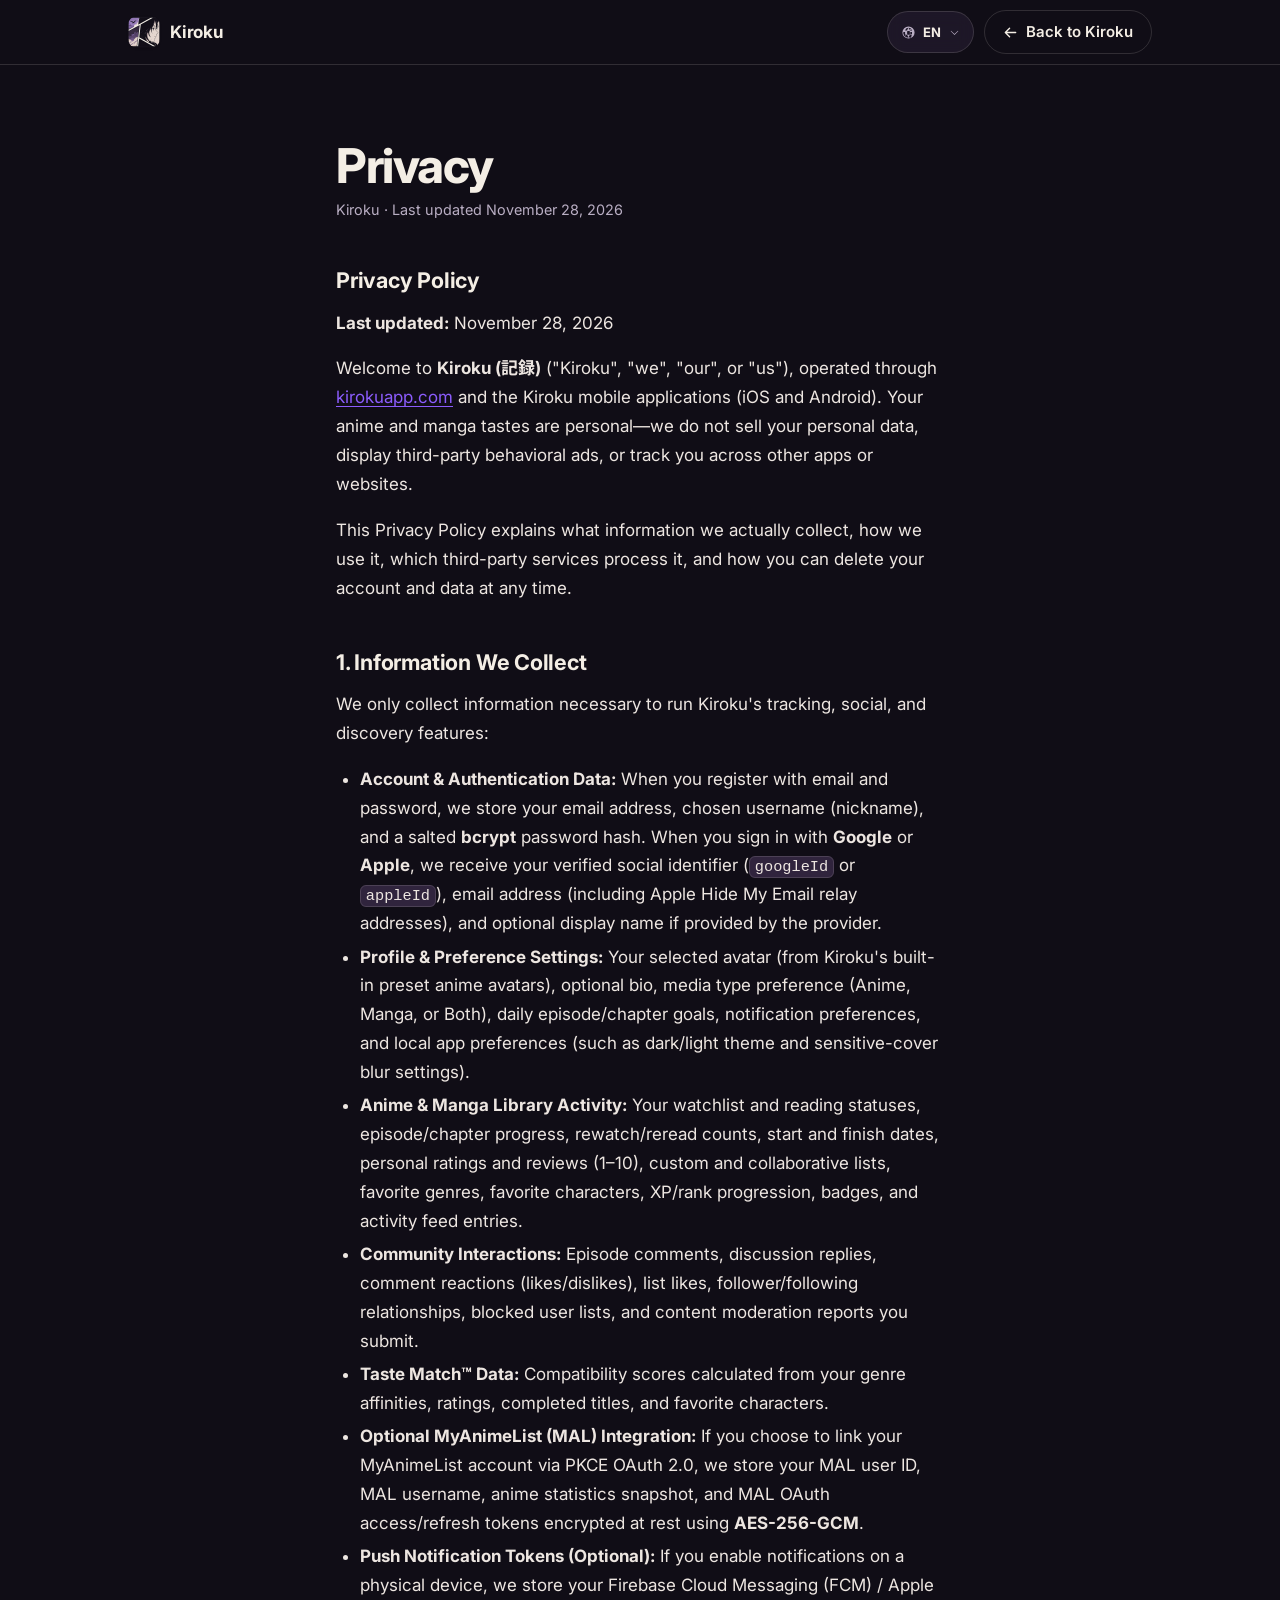
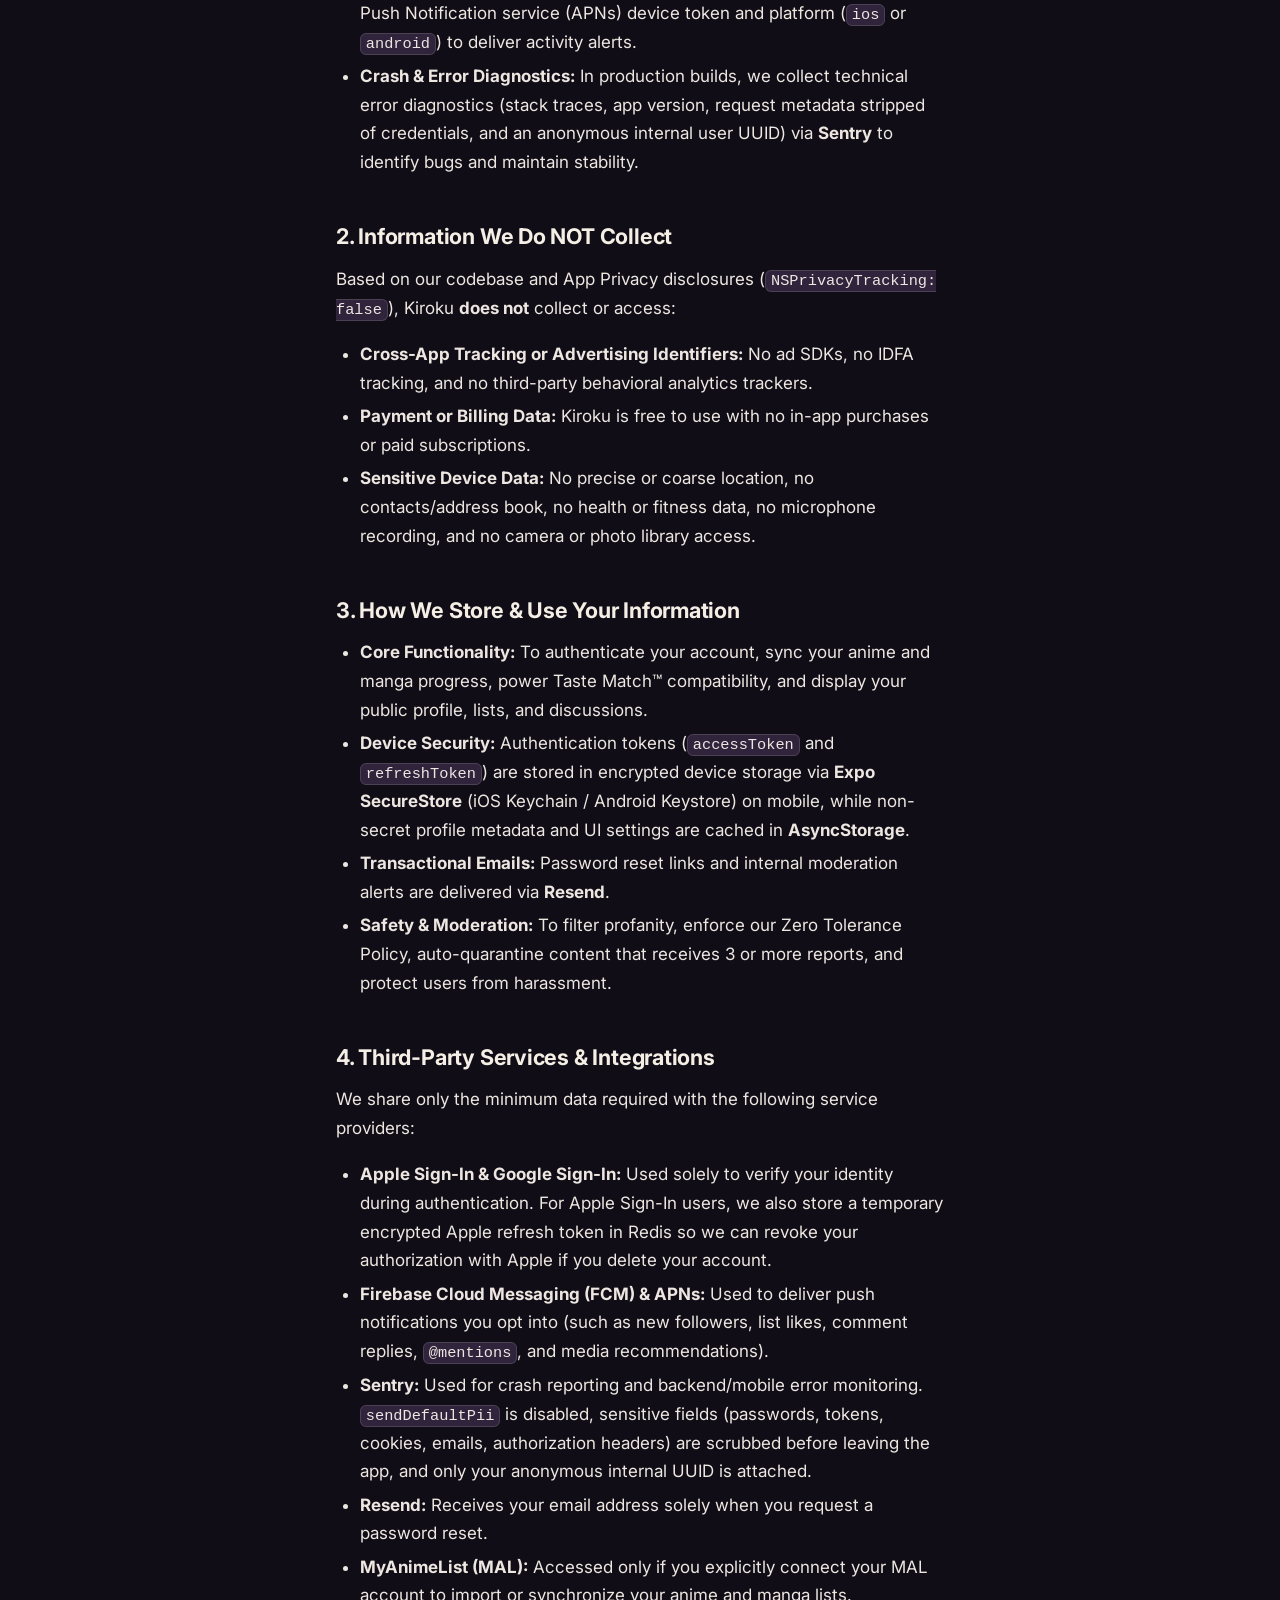
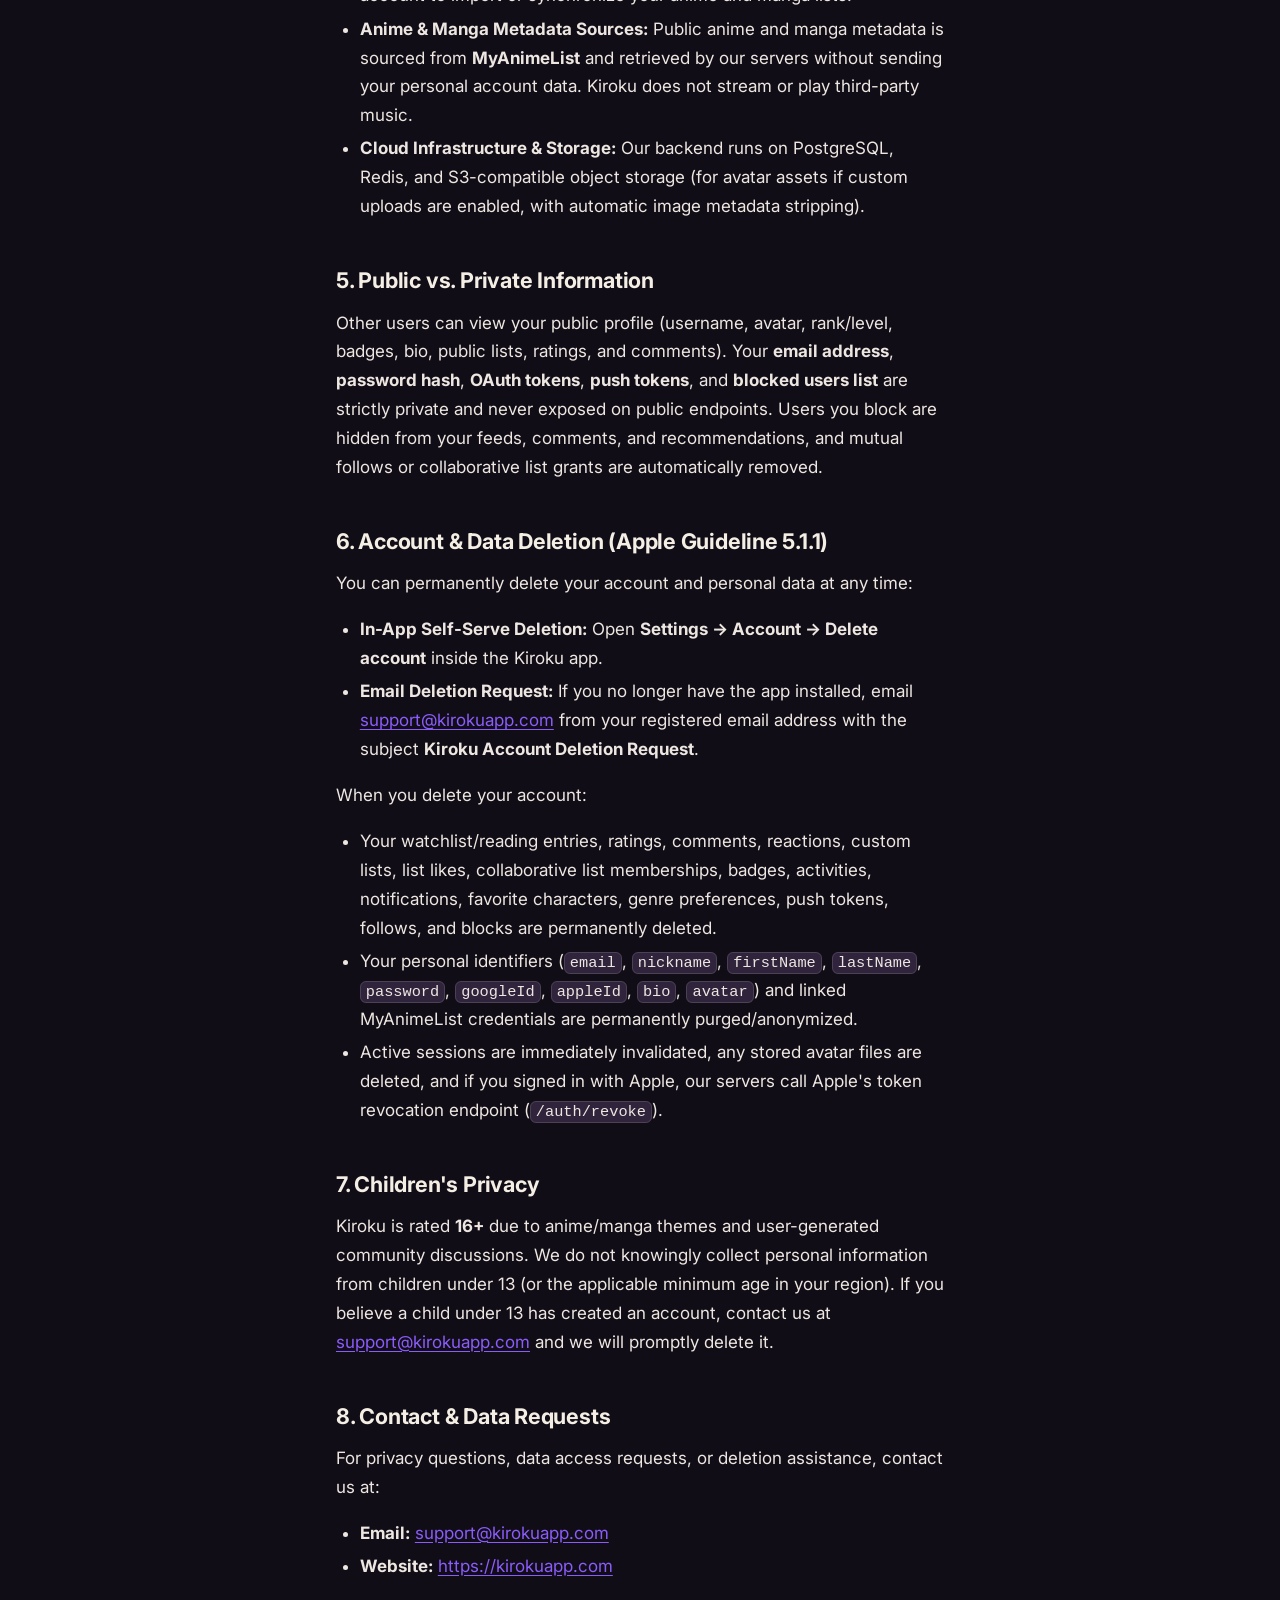
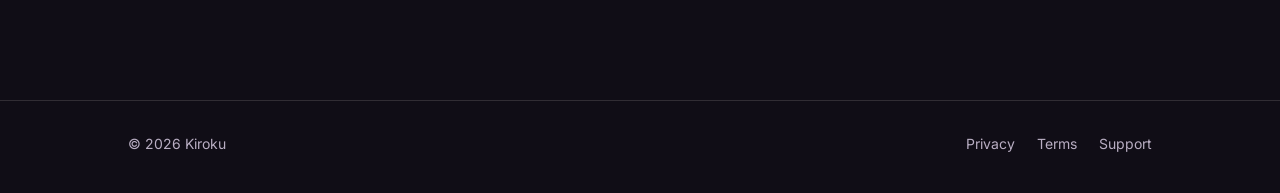
<file: privacy.html>
<!DOCTYPE html>
<html lang="en">

<head>
  <meta charset="utf-8" />
  <meta name="viewport" content="width=device-width, initial-scale=1" />
  <title>Privacy Policy — Kiroku (記録)</title>
  <meta name="description"
    content="Kiroku Privacy Policy. Details on what information we collect, how we use it, zero third-party ad tracking, and self-serve account deletion." />
  <meta name="theme-color" content="#100d16" />
  <link rel="icon" type="image/png" href="/screenshots/kiroku-logo.png" />
  <link rel="apple-touch-icon" href="/screenshots/kiroku-logo.png" />
  <link rel="preconnect" href="https://fonts.googleapis.com" />
  <link rel="preconnect" href="https://fonts.gstatic.com" crossorigin />
  <link
    href="https://fonts.googleapis.com/css2?family=Inter:wght@400;500;600;700;800&family=Noto+Sans+JP:wght@500;700&display=swap"
    rel="stylesheet" />
  <link rel="stylesheet" href="/styles.css" />
</head>


  <body>
    <div class="alf-site" lang="en" dir="ltr" data-theme="v1">
      <header class="alf-nav">
        <div class="alf-container alf-nav-inner">
          <a href="/" class="alf-brand" aria-label="Kiroku home" data-i18n-aria-label="nav.brandAria">
            <img class="alf-logo" src="/screenshots/kiroku-logo.png" alt="Kiroku" />
            <span>Kiroku</span>
          </a>
          <div class="alf-nav-actions">
            <div class="alf-lang-picker" id="alf-lang-picker">
              <button type="button" class="alf-lang-btn" id="alf-lang-btn" aria-haspopup="listbox" aria-expanded="false" aria-label="Select language" data-i18n-aria-label="nav.selectLanguage">
                <svg class="alf-lang-icon" xmlns="http://www.w3.org/2000/svg" width="16" height="16" viewBox="0 0 256 256" fill="currentColor" aria-hidden="true">
                  <path d="M128,24A104,104,0,1,0,232,128,104.11,104.11,0,0,0,128,24Zm0,192a88,88,0,0,1-85.34-64H71.4a124.08,124.08,0,0,1,16.71,51.81A88.35,88.35,0,0,1,128,216Zm-24-80a139.11,139.11,0,0,1,4.2-32h39.6a139.11,139.11,0,0,1,4.2,32,139.11,139.11,0,0,1-4.2,32H108.2A139.11,139.11,0,0,1,104,136Zm24-88a88.35,88.35,0,0,1,39.89,12.19A124.08,124.08,0,0,1,184.6,92H152.6A154.58,154.58,0,0,0,128,48ZM88.11,60.19A88.35,88.35,0,0,1,128,48a154.58,154.58,0,0,0-24.6,44H71.4A124.08,124.08,0,0,1,88.11,60.19ZM40.66,120H70.1a155.8,155.8,0,0,0,0,32H40.66a88.46,88.46,0,0,1,0-32Zm47.45,83.81A124.08,124.08,0,0,1,71.4,168H103.4A154.58,154.58,0,0,0,128,208,88.35,88.35,0,0,1,88.11,203.81Zm39.89,4.19a154.58,154.58,0,0,0,24.6-44h32.04a124.08,124.08,0,0,1-16.71,51.81A88.35,88.35,0,0,1,128,208Zm57.9-56H157.9a155.8,155.8,0,0,0,0-32h29.44a88.46,88.46,0,0,1,0,32Zm0-48H157.9a139.11,139.11,0,0,0-4.2-32h30.9A124.08,124.08,0,0,1,185.9,104Z"/>
                </svg>
                <span class="alf-lang-current" id="alf-lang-current">EN</span>
                <svg class="alf-lang-chevron" xmlns="http://www.w3.org/2000/svg" width="12" height="12" viewBox="0 0 256 256" fill="currentColor" aria-hidden="true">
                  <path d="M213.66,101.66l-80,80a8,8,0,0,1-11.32,0l-80-80A8,8,0,0,1,53.66,90.34L128,164.69l74.34-74.35a8,8,0,0,1,11.32,11.32Z"/>
                </svg>
              </button>
              <div class="alf-lang-dropdown" id="alf-lang-dropdown" role="listbox" aria-label="Select language" data-i18n-aria-label="nav.selectLanguage" hidden>
                <button type="button" role="option" class="alf-lang-option is-active" data-lang="en" aria-selected="true">
                  <span class="alf-lang-native">English</span>
                  <span class="alf-lang-code">EN</span>
                </button>
                <button type="button" role="option" class="alf-lang-option" data-lang="tr" aria-selected="false">
                  <span class="alf-lang-native">Türkçe</span>
                  <span class="alf-lang-code">TR</span>
                </button>
                <button type="button" role="option" class="alf-lang-option" data-lang="ja" aria-selected="false">
                  <span class="alf-lang-native">日本語</span>
                  <span class="alf-lang-code">JA</span>
                </button>
              </div>
            </div>
            <a class="alf-btn alf-btn-ghost" href="/">
              <svg xmlns="http://www.w3.org/2000/svg" width="1em" height="1em" fill="currentColor" viewBox="0 0 256 256"
                aria-hidden="true">
                <path
                  d="M228,128a12,12,0,0,1-12,12H69l51.52,51.51a12,12,0,0,1-17,17l-72-72a12,12,0,0,1,0-17l72-72a12,12,0,0,1,17,17L69,116H216A12,12,0,0,1,228,128Z">
                </path>
              </svg>
              <span data-i18n="nav.backToKiroku">Back to Kiroku</span>
            </a>
          </div>
        </div>
      </header>

      <main class="alf-doc">
        <div class="alf-container alf-doc-inner">
          <h1 class="alf-display">Privacy</h1>
          <p class="alf-doc-meta">Kiroku &middot; Last updated November 28, 2026</p>

            <div class="alf-prose" data-page-content>
              <h2>Privacy Policy</h2>
              <p><strong>Last updated:</strong> November 28, 2026</p>
              <p>
                Welcome to <strong>Kiroku (記録)</strong> ("Kiroku", "we", "our", or "us"), operated through
                <a href="https://kirokuapp.com" target="_blank" rel="noopener noreferrer">kirokuapp.com</a> and the
                Kiroku mobile applications (iOS and Android).
                Your anime and manga tastes are personal—we do not sell your personal data, display third-party
                behavioral ads, or track you across other apps or websites.
              </p>
              <p>
                This Privacy Policy explains what information we actually collect, how we use it, which third-party
                services process it, and how you can delete your account and data at any time.
              </p>

                <h2>1. Information We Collect</h2>
                <p>We only collect information necessary to run Kiroku's tracking, social, and discovery features:</p>
                <ul>
                  <li><strong>Account &amp; Authentication Data:</strong> When you register with email and password, we
                    store your email address, chosen username (nickname), and a salted <strong>bcrypt</strong> password
                    hash. When you sign in with <strong>Google</strong> or <strong>Apple</strong>, we receive your
                    verified social identifier (<code>googleId</code> or <code>appleId</code>), email address (including
                    Apple Hide My Email relay addresses), and optional display name if provided by the provider.</li>
                  <li><strong>Profile &amp; Preference Settings:</strong> Your selected avatar (from Kiroku's built-in
                    preset anime avatars), optional bio, media type preference (Anime, Manga, or Both), daily
                    episode/chapter goals, notification preferences, and local app preferences (such as dark/light theme
                    and sensitive-cover blur settings).</li>
                  <li><strong>Anime &amp; Manga Library Activity:</strong> Your watchlist and reading statuses,
                    episode/chapter progress, rewatch/reread counts, start and finish dates, personal ratings and
                    reviews (1–10), custom and collaborative lists, favorite genres, favorite characters, XP/rank
                    progression, badges, and activity feed entries.</li>
                  <li><strong>Community Interactions:</strong> Episode comments, discussion replies, comment reactions
                    (likes/dislikes), list likes, follower/following relationships, blocked user lists, and content
                    moderation reports you submit.</li>
                  <li><strong>Taste Match™ Data:</strong> Compatibility scores calculated from your genre affinities,
                    ratings, completed titles, and favorite characters.</li>
                  <li><strong>Optional MyAnimeList (MAL) Integration:</strong> If you choose to link your MyAnimeList
                    account via PKCE OAuth 2.0, we store your MAL user ID, MAL username, anime statistics snapshot, and
                    MAL OAuth access/refresh tokens encrypted at rest using <strong>AES-256-GCM</strong>.</li>
                  <li><strong>Push Notification Tokens (Optional):</strong> If you enable notifications on a physical
                    device, we store your Firebase Cloud Messaging (FCM) / Apple Push Notification service (APNs) device
                    token and platform (<code>ios</code> or <code>android</code>) to deliver activity alerts.</li>
                  <li><strong>Crash &amp; Error Diagnostics:</strong> In production builds, we collect technical error
                    diagnostics (stack traces, app version, request metadata stripped of credentials, and an anonymous
                    internal user UUID) via <strong>Sentry</strong> to identify bugs and maintain stability.</li>
                </ul>

                <h2>2. Information We Do NOT Collect</h2>
                <p>Based on our codebase and App Privacy disclosures (<code>NSPrivacyTracking: false</code>), Kiroku
                  <strong>does not</strong> collect or access:</p>
                <ul>
                  <li><strong>Cross-App Tracking or Advertising Identifiers:</strong> No ad SDKs, no IDFA tracking, and
                    no third-party behavioral analytics trackers.</li>
                  <li><strong>Payment or Billing Data:</strong> Kiroku is free to use with no in-app purchases or paid
                    subscriptions.</li>
                  <li><strong>Sensitive Device Data:</strong> No precise or coarse location, no contacts/address book,
                    no health or fitness data, no microphone recording, and no camera or photo library access.</li>
                </ul>

                <h2>3. How We Store &amp; Use Your Information</h2>
                <ul>
                  <li><strong>Core Functionality:</strong> To authenticate your account, sync your anime and manga
                    progress, power Taste Match™ compatibility, and display your public profile, lists, and discussions.
                  </li>
                  <li><strong>Device Security:</strong> Authentication tokens (<code>accessToken</code> and
                    <code>refreshToken</code>) are stored in encrypted device storage via <strong>Expo
                      SecureStore</strong> (iOS Keychain / Android Keystore) on mobile, while non-secret profile
                    metadata and UI settings are cached in <strong>AsyncStorage</strong>.</li>
                  <li><strong>Transactional Emails:</strong> Password reset links and internal moderation alerts are
                    delivered via <strong>Resend</strong>.</li>
                  <li><strong>Safety &amp; Moderation:</strong> To filter profanity, enforce our Zero Tolerance Policy,
                    auto-quarantine content that receives 3 or more reports, and protect users from harassment.</li>
                </ul>

                <h2>4. Third-Party Services &amp; Integrations</h2>
                <p>We share only the minimum data required with the following service providers:</p>
                <ul>
                  <li><strong>Apple Sign-In &amp; Google Sign-In:</strong> Used solely to verify your identity during
                    authentication. For Apple Sign-In users, we also store a temporary encrypted Apple refresh token in
                    Redis so we can revoke your authorization with Apple if you delete your account.</li>
                  <li><strong>Firebase Cloud Messaging (FCM) &amp; APNs:</strong> Used to deliver push notifications you
                    opt into (such as new followers, list likes, comment replies, <code>@mentions</code>, and media
                    recommendations).</li>
                  <li><strong>Sentry:</strong> Used for crash reporting and backend/mobile error monitoring.
                    <code>sendDefaultPii</code> is disabled, sensitive fields (passwords, tokens, cookies, emails,
                    authorization headers) are scrubbed before leaving the app, and only your anonymous internal UUID is
                    attached.</li>
                  <li><strong>Resend:</strong> Receives your email address solely when you request a password reset.
                  </li>
                  <li><strong>MyAnimeList (MAL):</strong> Accessed only if you explicitly connect your MAL account to
                    import or synchronize your anime and manga lists.</li>
                  <li><strong>Anime &amp; Manga Metadata Sources:</strong> Public anime and manga metadata is
                    sourced from <strong>MyAnimeList</strong> and retrieved by our servers without sending your
                    personal account data. Kiroku does not stream or play third-party music.</li>
                  <li><strong>Cloud Infrastructure &amp; Storage:</strong> Our backend runs on PostgreSQL, Redis, and
                    S3-compatible object storage (for avatar assets if custom uploads are enabled, with automatic image
                    metadata stripping).</li>
                </ul>

                    <h2>5. Public vs. Private Information</h2>
                    <p>
                      Other users can view your public profile (username, avatar, rank/level, badges, bio, public lists,
                      ratings, and comments).
                      Your <strong>email address</strong>, <strong>password hash</strong>, <strong>OAuth
                        tokens</strong>, <strong>push tokens</strong>, and <strong>blocked users list</strong>
                      are strictly private and never exposed on public endpoints. Users you block are hidden from your
                      feeds, comments, and recommendations, and mutual follows or collaborative list grants are
                      automatically removed.
                    </p>

                <h2>6. Account &amp; Data Deletion (Apple Guideline 5.1.1)</h2>
                <p>You can permanently delete your account and personal data at any time:</p>
                <ul>
                  <li><strong>In-App Self-Serve Deletion:</strong> Open <strong>Settings &rarr; Account &rarr; Delete
                      account</strong> inside the Kiroku app.</li>
                  <li><strong>Email Deletion Request:</strong> If you no longer have the app installed, email <a
                      href="mailto:support@kirokuapp.com" target="_blank"
                      rel="noopener noreferrer">support@kirokuapp.com</a> from your registered email address with the
                    subject <strong>Kiroku Account Deletion Request</strong>.</li>
                </ul>
                <p>When you delete your account:</p>
                <ul>
                  <li>Your watchlist/reading entries, ratings, comments, reactions, custom lists, list likes,
                    collaborative list memberships, badges, activities, notifications, favorite characters, genre
                    preferences, push tokens, follows, and blocks are permanently deleted.</li>
                  <li>Your personal identifiers (<code>email</code>, <code>nickname</code>, <code>firstName</code>,
                    <code>lastName</code>, <code>password</code>, <code>googleId</code>, <code>appleId</code>,
                    <code>bio</code>, <code>avatar</code>) and linked MyAnimeList credentials are permanently
                    purged/anonymized.</li>
                  <li>Active sessions are immediately invalidated, any stored avatar files are deleted, and if you
                    signed in with Apple, our servers call Apple's token revocation endpoint
                    (<code>/auth/revoke</code>).</li>
                </ul>

                <h2>7. Children's Privacy</h2>
                <p>
                  Kiroku is rated <strong>16+</strong> due to anime/manga themes and user-generated community
                  discussions.
                  We do not knowingly collect personal information from children under 13 (or the applicable minimum age
                  in your region).
                  If you believe a child under 13 has created an account, contact us at
                  <a href="mailto:support@kirokuapp.com" target="_blank"
                    rel="noopener noreferrer">support@kirokuapp.com</a> and we will promptly delete it.
                </p>

          <h2>8. Contact &amp; Data Requests</h2>
          <p>For privacy questions, data access requests, or deletion assistance, contact us at:</p>
          <ul>
            <li><strong>Email:</strong> <a href="mailto:support@kirokuapp.com" target="_blank"
                rel="noopener noreferrer">support@kirokuapp.com</a></li>
            <li><strong>Website:</strong> <a href="https://kirokuapp.com" target="_blank"
                rel="noopener noreferrer">https://kirokuapp.com</a></li>
          </ul>
        </div>
    </div>
    </main>

          <footer class="alf-footer">
            <div class="alf-container alf-footer-inner">
              <div data-i18n="footer.copyright">&copy; 2026 Kiroku</div>
              <ul class="alf-footer-links">
                <li><a href="/privacy" data-i18n="footer.privacy">Privacy</a></li>
                <li><a href="/terms" data-i18n="footer.terms">Terms</a></li>
                <li><a href="/support" data-i18n="footer.support">Support</a></li>
              </ul>
            </div>
    </footer>
    </div>
    <script type="module" src="/i18n.js"></script>
  </body>

</html>
</file>
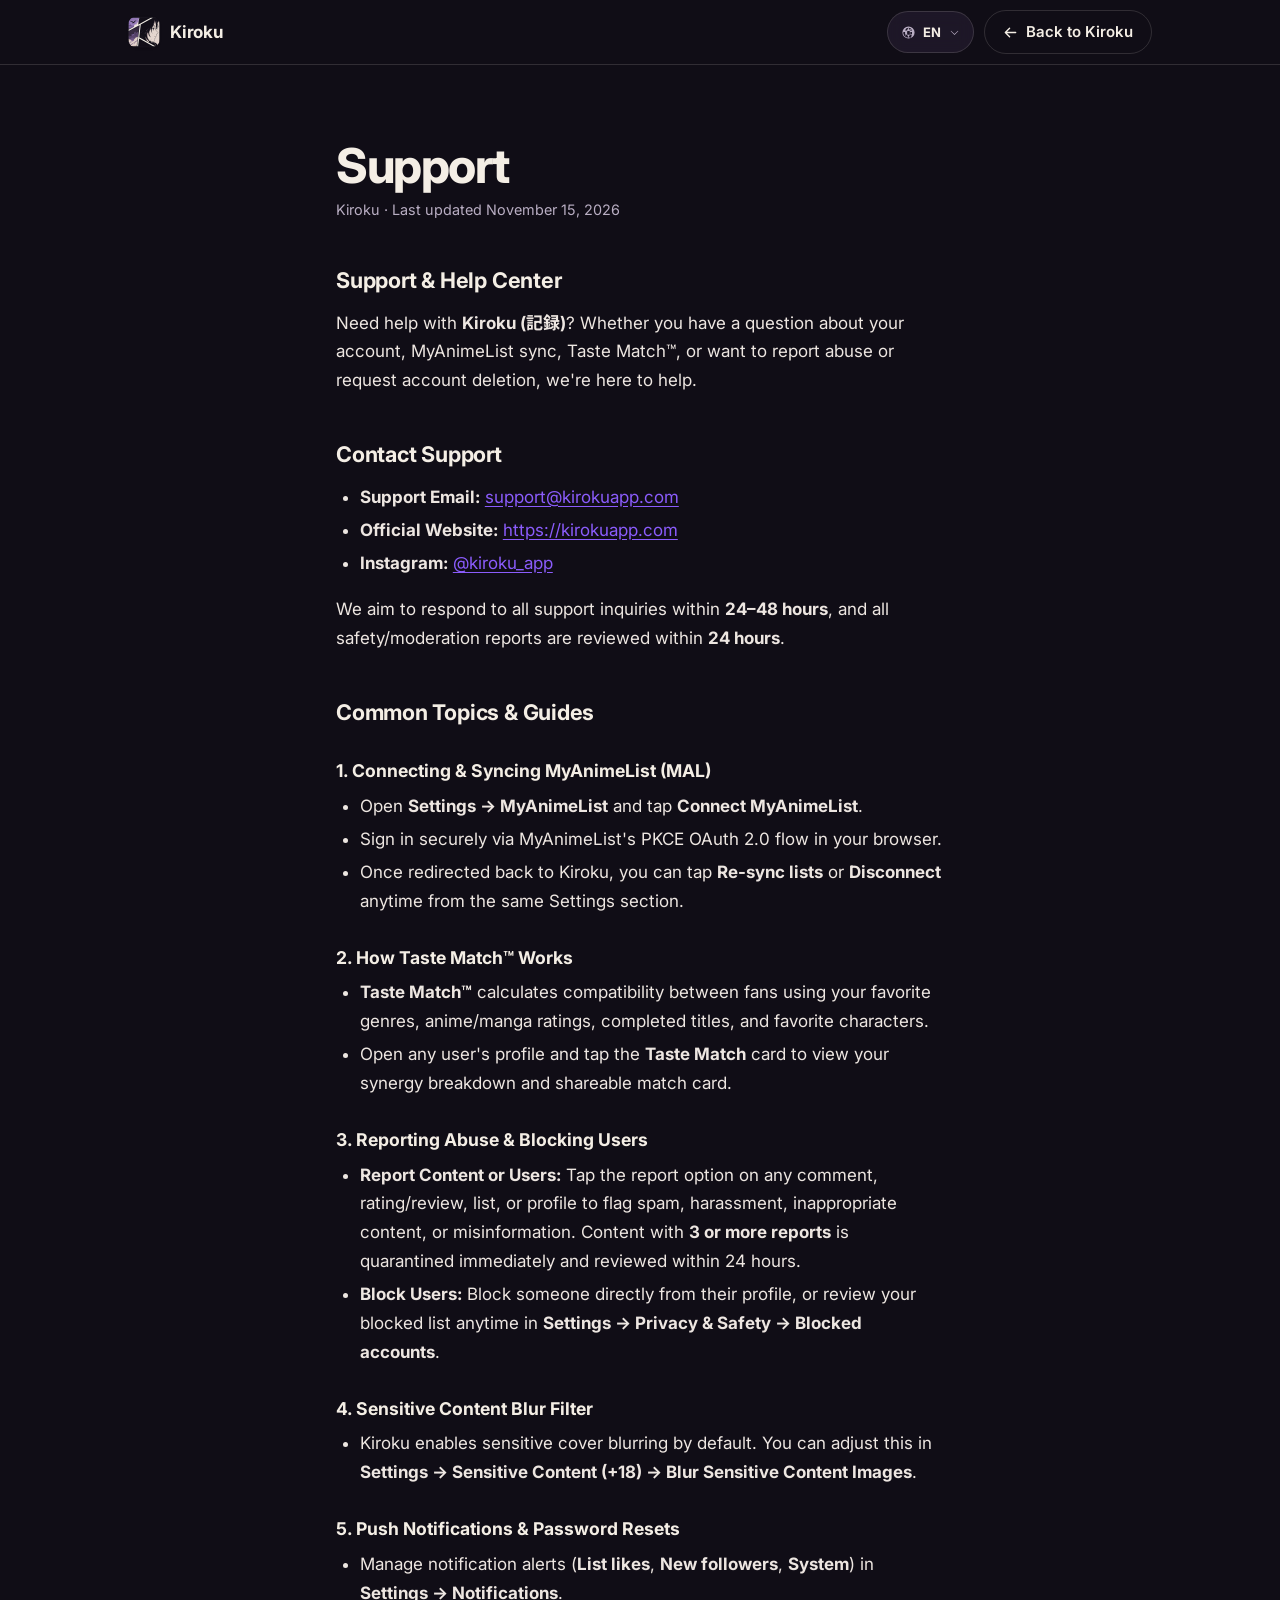
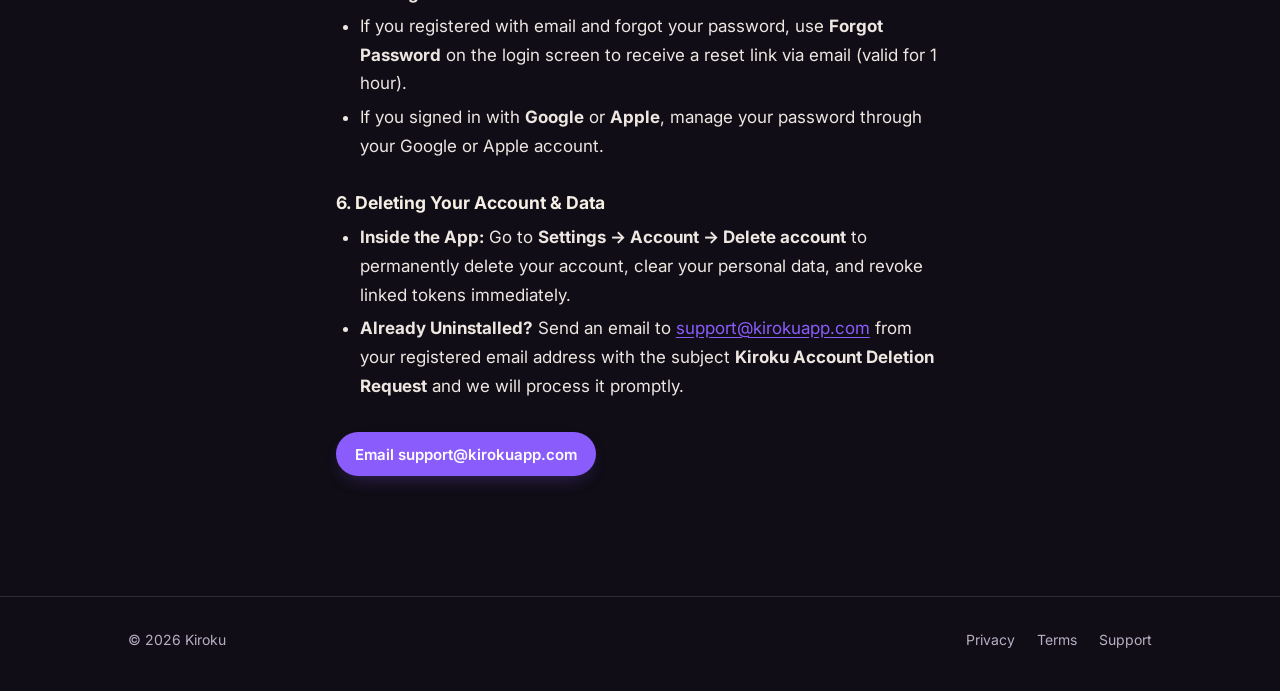
<file: support.html>
<!DOCTYPE html>
<html lang="en">

<head>
  <meta charset="utf-8" />
  <meta name="viewport" content="width=device-width, initial-scale=1" />
  <title>Help &amp; Support — Kiroku (記録)</title>
  <meta name="description"
    content="Kiroku Support & Help Center. MyAnimeList sync guides, Taste Match™, abuse reporting, sensitive content filter, and account deletion." />
  <meta name="theme-color" content="#100d16" />
  <link rel="icon" type="image/png" href="/screenshots/kiroku-logo.png" />
  <link rel="apple-touch-icon" href="/screenshots/kiroku-logo.png" />
  <link rel="preconnect" href="https://fonts.googleapis.com" />
  <link rel="preconnect" href="https://fonts.gstatic.com" crossorigin />
  <link
    href="https://fonts.googleapis.com/css2?family=Inter:wght@400;500;600;700;800&family=Noto+Sans+JP:wght@500;700&display=swap"
    rel="stylesheet" />
  <link rel="stylesheet" href="/styles.css" />
</head>

  <body>
    <div class="alf-site" lang="en" dir="ltr" data-theme="v1">
      <header class="alf-nav">
        <div class="alf-container alf-nav-inner">
          <a href="/" class="alf-brand" aria-label="Kiroku home" data-i18n-aria-label="nav.brandAria">
            <img class="alf-logo" src="/screenshots/kiroku-logo.png" alt="Kiroku" />
            <span>Kiroku</span>
          </a>
          <div class="alf-nav-actions">
            <div class="alf-lang-picker" id="alf-lang-picker">
              <button type="button" class="alf-lang-btn" id="alf-lang-btn" aria-haspopup="listbox" aria-expanded="false" aria-label="Select language" data-i18n-aria-label="nav.selectLanguage">
                <svg class="alf-lang-icon" xmlns="http://www.w3.org/2000/svg" width="16" height="16" viewBox="0 0 256 256" fill="currentColor" aria-hidden="true">
                  <path d="M128,24A104,104,0,1,0,232,128,104.11,104.11,0,0,0,128,24Zm0,192a88,88,0,0,1-85.34-64H71.4a124.08,124.08,0,0,1,16.71,51.81A88.35,88.35,0,0,1,128,216Zm-24-80a139.11,139.11,0,0,1,4.2-32h39.6a139.11,139.11,0,0,1,4.2,32,139.11,139.11,0,0,1-4.2,32H108.2A139.11,139.11,0,0,1,104,136Zm24-88a88.35,88.35,0,0,1,39.89,12.19A124.08,124.08,0,0,1,184.6,92H152.6A154.58,154.58,0,0,0,128,48ZM88.11,60.19A88.35,88.35,0,0,1,128,48a154.58,154.58,0,0,0-24.6,44H71.4A124.08,124.08,0,0,1,88.11,60.19ZM40.66,120H70.1a155.8,155.8,0,0,0,0,32H40.66a88.46,88.46,0,0,1,0-32Zm47.45,83.81A124.08,124.08,0,0,1,71.4,168H103.4A154.58,154.58,0,0,0,128,208,88.35,88.35,0,0,1,88.11,203.81Zm39.89,4.19a154.58,154.58,0,0,0,24.6-44h32.04a124.08,124.08,0,0,1-16.71,51.81A88.35,88.35,0,0,1,128,208Zm57.9-56H157.9a155.8,155.8,0,0,0,0-32h29.44a88.46,88.46,0,0,1,0,32Zm0-48H157.9a139.11,139.11,0,0,0-4.2-32h30.9A124.08,124.08,0,0,1,185.9,104Z"/>
                </svg>
                <span class="alf-lang-current" id="alf-lang-current">EN</span>
                <svg class="alf-lang-chevron" xmlns="http://www.w3.org/2000/svg" width="12" height="12" viewBox="0 0 256 256" fill="currentColor" aria-hidden="true">
                  <path d="M213.66,101.66l-80,80a8,8,0,0,1-11.32,0l-80-80A8,8,0,0,1,53.66,90.34L128,164.69l74.34-74.35a8,8,0,0,1,11.32,11.32Z"/>
                </svg>
              </button>
              <div class="alf-lang-dropdown" id="alf-lang-dropdown" role="listbox" aria-label="Select language" data-i18n-aria-label="nav.selectLanguage" hidden>
                <button type="button" role="option" class="alf-lang-option is-active" data-lang="en" aria-selected="true">
                  <span class="alf-lang-native">English</span>
                  <span class="alf-lang-code">EN</span>
                </button>
                <button type="button" role="option" class="alf-lang-option" data-lang="tr" aria-selected="false">
                  <span class="alf-lang-native">Türkçe</span>
                  <span class="alf-lang-code">TR</span>
                </button>
                <button type="button" role="option" class="alf-lang-option" data-lang="ja" aria-selected="false">
                  <span class="alf-lang-native">日本語</span>
                  <span class="alf-lang-code">JA</span>
                </button>
              </div>
            </div>
            <a class="alf-btn alf-btn-ghost" href="/">
              <svg xmlns="http://www.w3.org/2000/svg" width="1em" height="1em" fill="currentColor" viewBox="0 0 256 256"
                aria-hidden="true">
                <path
                  d="M228,128a12,12,0,0,1-12,12H69l51.52,51.51a12,12,0,0,1-17,17l-72-72a12,12,0,0,1,0-17l72-72a12,12,0,0,1,17,17L69,116H216A12,12,0,0,1,228,128Z">
                </path>
              </svg>
              <span data-i18n="nav.backToKiroku">Back to Kiroku</span>
            </a>
          </div>
        </div>
      </header>

      <main class="alf-doc">
        <div class="alf-container alf-doc-inner">
          <h1 class="alf-display" data-i18n="supportPage.h1">Support</h1>
          <p class="alf-doc-meta" data-i18n="supportPage.meta">Kiroku &middot; Last updated November 15, 2026</p>

              <div class="alf-prose" data-page-content>
                <h2 data-i18n="supportPage.centerTitle">Support &amp; Help Center</h2>
                <p data-i18n="supportPage.intro">
                  Need help with <strong>Kiroku (記録)</strong>? Whether you have a question about your account,
                  MyAnimeList sync, Taste Match™,
                  or want to report abuse or request account deletion, we're here to help.
                </p>

              <h2 data-i18n="supportPage.contactTitle">Contact Support</h2>
              <ul>
                <li><strong data-i18n="supportPage.supportEmail">Support Email:</strong> <a href="mailto:support@kirokuapp.com" target="_blank"
                    rel="noopener noreferrer">support@kirokuapp.com</a></li>
                <li><strong data-i18n="supportPage.officialSite">Official Website:</strong> <a href="https://kirokuapp.com" target="_blank"
                    rel="noopener noreferrer">https://kirokuapp.com</a></li>
                <li><strong data-i18n="supportPage.instagram">Instagram:</strong> <a href="https://www.instagram.com/kiroku_app/" target="_blank"
                    rel="noopener noreferrer">@kiroku_app</a></li>
              </ul>
              <p data-i18n="supportPage.responseNote">
                We aim to respond to all support inquiries within <strong>24–48 hours</strong>, and all
                safety/moderation reports are reviewed within <strong>24 hours</strong>.
              </p>

                <h2 data-i18n="supportPage.topicsTitle">Common Topics &amp; Guides</h2>

                <h3>1. Connecting &amp; Syncing MyAnimeList (MAL)</h3>
                <ul>
                  <li>Open <strong>Settings &rarr; MyAnimeList</strong> and tap <strong>Connect MyAnimeList</strong>.
                  </li>
                  <li>Sign in securely via MyAnimeList's PKCE OAuth 2.0 flow in your browser.</li>
                  <li>Once redirected back to Kiroku, you can tap <strong>Re-sync lists</strong> or
                    <strong>Disconnect</strong> anytime from the same Settings section.</li>
                </ul>

                <h3>2. How Taste Match™ Works</h3>
                <ul>
                  <li><strong>Taste Match™</strong> calculates compatibility between fans using your favorite genres,
                    anime/manga ratings, completed titles, and favorite characters.</li>
                  <li>Open any user's profile and tap the <strong>Taste Match</strong> card to view your synergy
                    breakdown and shareable match card.</li>
                </ul>

              <h3>3. Reporting Abuse &amp; Blocking Users</h3>
              <ul>
                <li><strong>Report Content or Users:</strong> Tap the report option on any comment, rating/review, list,
                  or profile to flag spam, harassment, inappropriate content, or misinformation. Content with <strong>3
                    or more reports</strong> is quarantined immediately and reviewed within 24 hours.</li>
                <li><strong>Block Users:</strong> Block someone directly from their profile, or review your blocked list
                  anytime in <strong>Settings &rarr; Privacy &amp; Safety &rarr; Blocked accounts</strong>.</li>
              </ul>

                <h3>4. Sensitive Content Blur Filter</h3>
                <ul>
                  <li>Kiroku enables sensitive cover blurring by default. You can adjust this in <strong>Settings &rarr;
                      Sensitive Content (+18) &rarr; Blur Sensitive Content Images</strong>.</li>
                </ul>

                <h3>5. Push Notifications &amp; Password Resets</h3>
                <ul>
                  <li>Manage notification alerts (<strong>List likes</strong>, <strong>New followers</strong>,
                    <strong>System</strong>) in <strong>Settings &rarr; Notifications</strong>.</li>
                  <li>If you registered with email and forgot your password, use <strong>Forgot Password</strong> on the
                    login screen to receive a reset link via email (valid for 1 hour).</li>
                  <li>If you signed in with <strong>Google</strong> or <strong>Apple</strong>, manage your password
                    through your Google or Apple account.</li>
                </ul>

                <h3>6. Deleting Your Account &amp; Data</h3>
                <ul>
                  <li><strong>Inside the App:</strong> Go to <strong>Settings &rarr; Account &rarr; Delete
                      account</strong> to permanently delete your account, clear your personal data, and revoke linked
                    tokens immediately.</li>
                  <li><strong>Already Uninstalled?</strong> Send an email to <a href="mailto:support@kirokuapp.com"
                      target="_blank" rel="noopener noreferrer">support@kirokuapp.com</a> from your registered email
                    address with the subject <strong>Kiroku Account Deletion Request</strong> and we will process it
                    promptly.</li>
                </ul>
              </div>

                <p style="margin-top: 32px" data-page-cta>
                  <a class="alf-btn alf-btn-primary" href="mailto:support@kirokuapp.com">Email support@kirokuapp.com</a>
                </p>
              </div>
          </main>

            <footer class="alf-footer">
              <div class="alf-container alf-footer-inner">
                <div data-i18n="footer.copyright">&copy; 2026 Kiroku</div>
                <ul class="alf-footer-links">
                  <li><a href="/privacy" data-i18n="footer.privacy">Privacy</a></li>
                  <li><a href="/terms" data-i18n="footer.terms">Terms</a></li>
                  <li><a href="/support" data-i18n="footer.support">Support</a></li>
                </ul>
              </div>
      </footer>
    </div>
    <script type="module" src="/i18n.js"></script>
  </body>

</html>
</file>
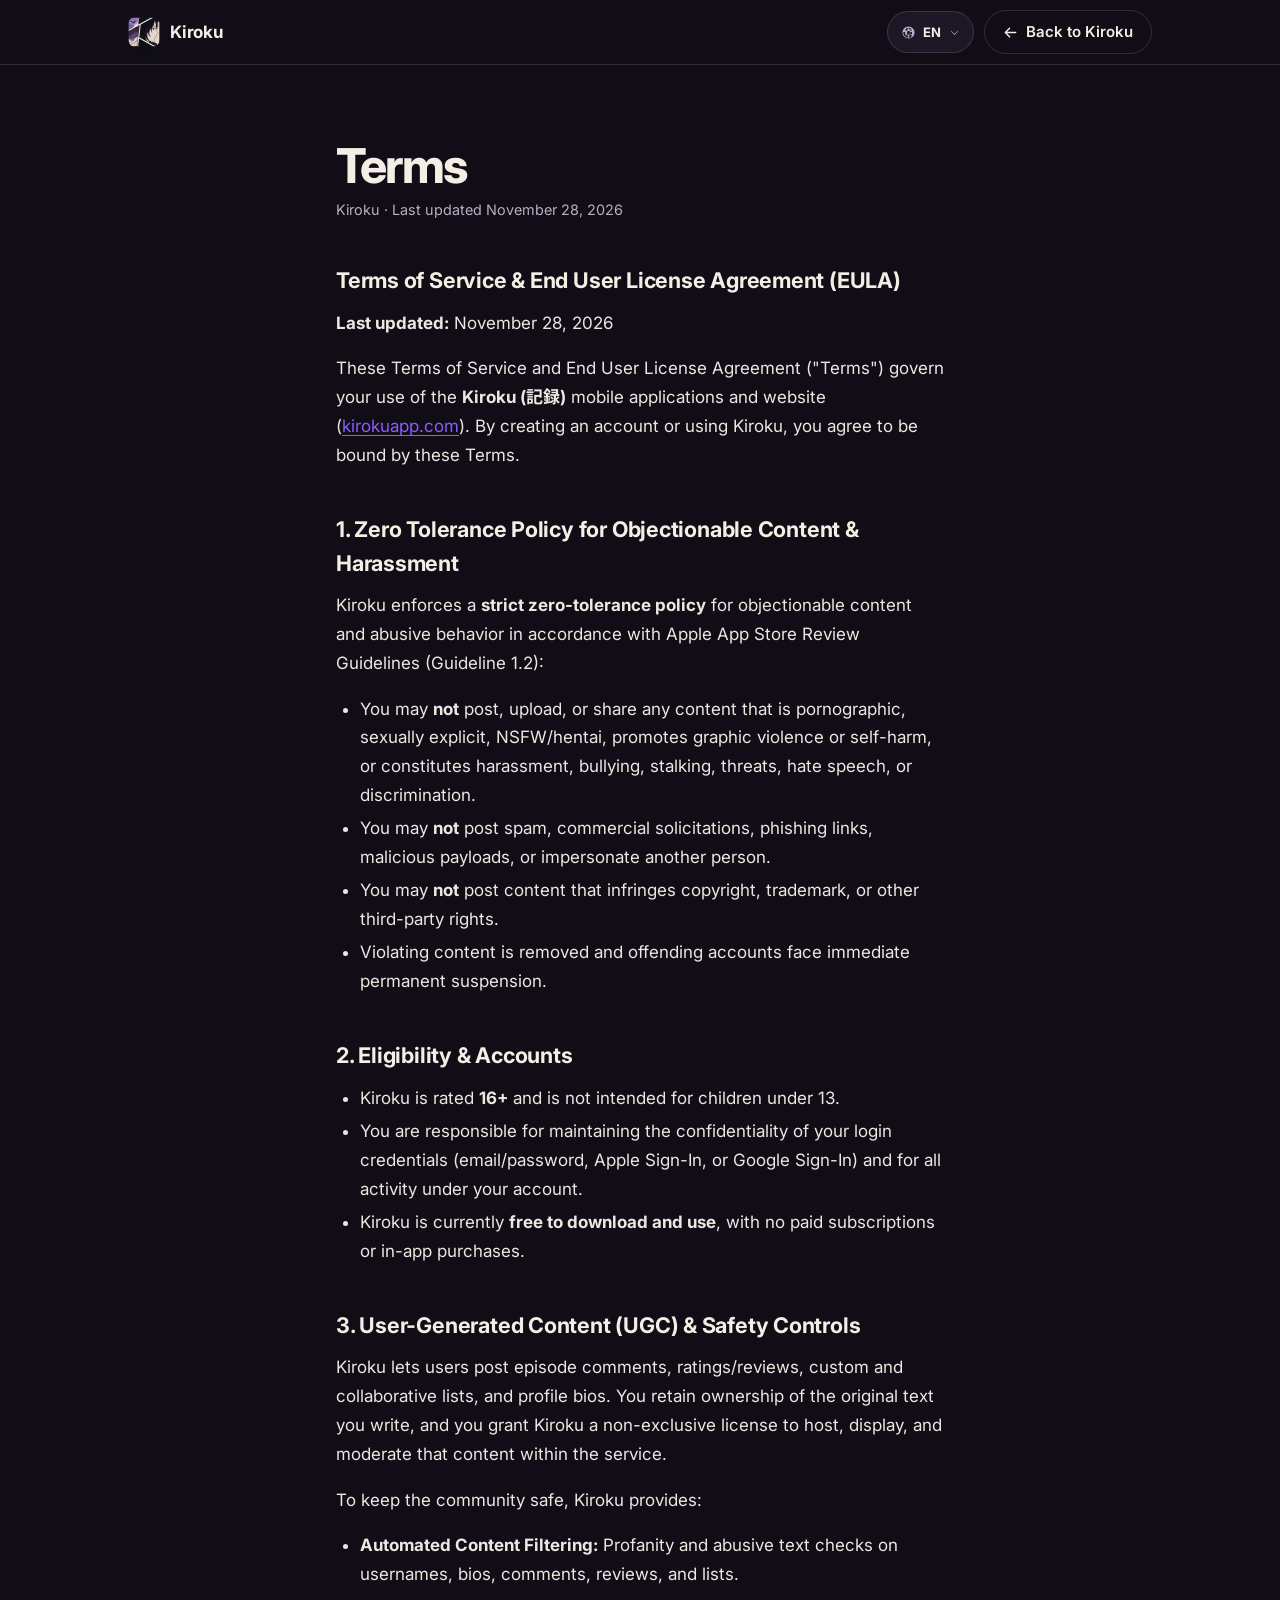
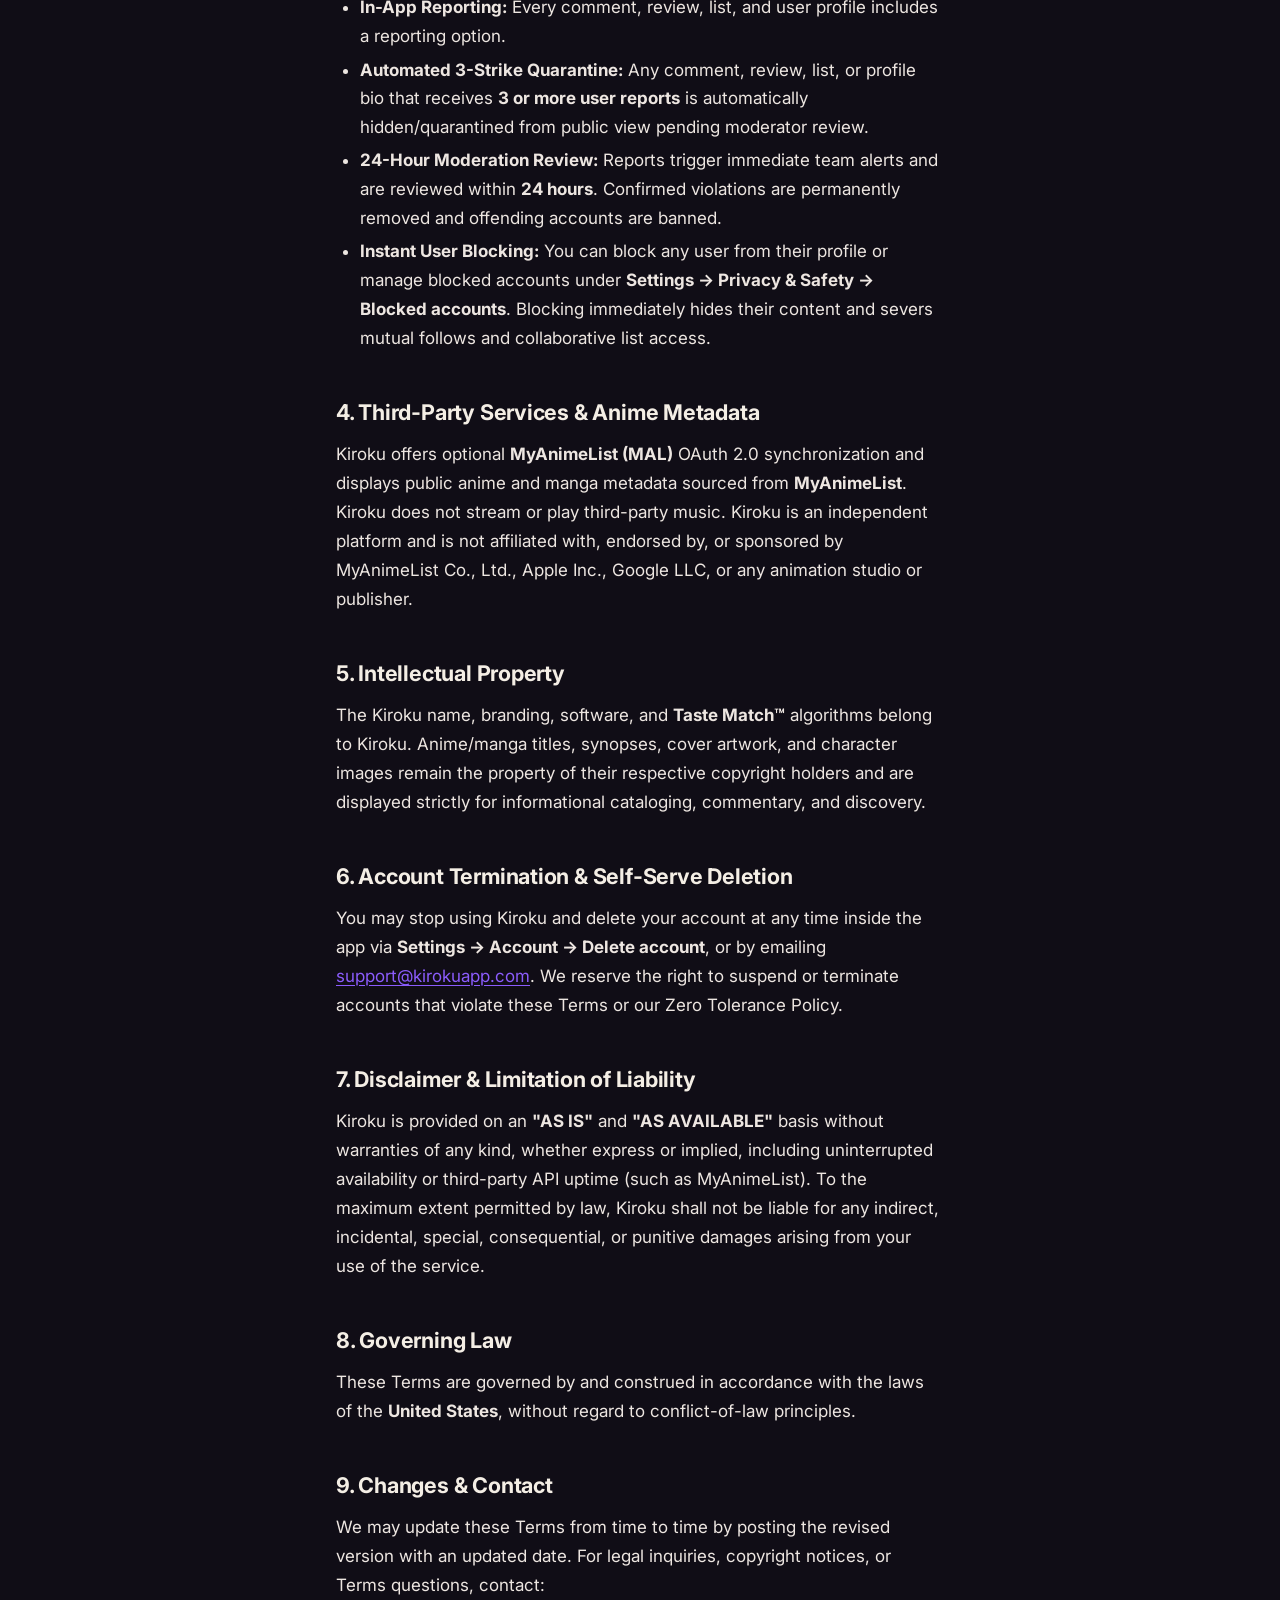
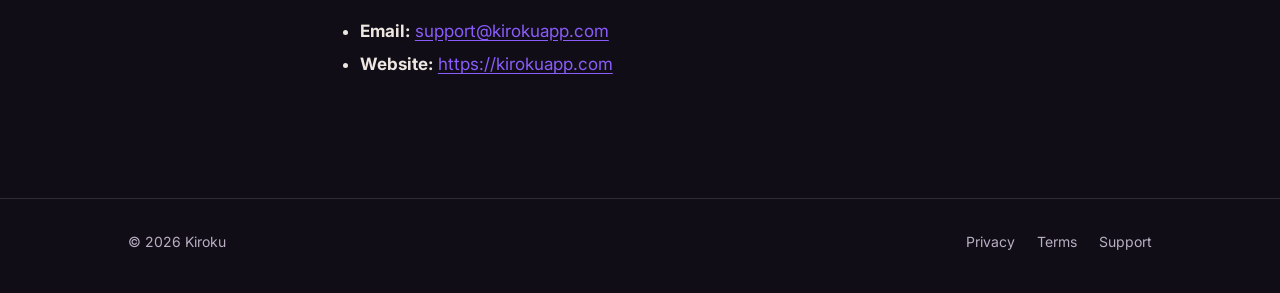
<file: terms.html>
<!DOCTYPE html>
<html lang="en">

<head>
  <meta charset="utf-8" />
  <meta name="viewport" content="width=device-width, initial-scale=1" />
  <title>Terms of Service &amp; EULA — Kiroku (記録)</title>
  <meta name="description"
    content="Kiroku End User License Agreement (EULA) and Terms of Service. Zero tolerance policy, UGC guidelines, and safety controls." />
  <meta name="theme-color" content="#100d16" />
  <link rel="icon" type="image/png" href="/screenshots/kiroku-logo.png" />
  <link rel="apple-touch-icon" href="/screenshots/kiroku-logo.png" />
  <link rel="preconnect" href="https://fonts.googleapis.com" />
  <link rel="preconnect" href="https://fonts.gstatic.com" crossorigin />
  <link
    href="https://fonts.googleapis.com/css2?family=Inter:wght@400;500;600;700;800&family=Noto+Sans+JP:wght@500;700&display=swap"
    rel="stylesheet" />
  <link rel="stylesheet" href="/styles.css" />
</head>

  <body>
    <div class="alf-site" lang="en" dir="ltr" data-theme="v1">
      <header class="alf-nav">
        <div class="alf-container alf-nav-inner">
          <a href="/" class="alf-brand" aria-label="Kiroku home" data-i18n-aria-label="nav.brandAria">
            <img class="alf-logo" src="/screenshots/kiroku-logo.png" alt="Kiroku" />
            <span>Kiroku</span>
          </a>
          <div class="alf-nav-actions">
            <div class="alf-lang-picker" id="alf-lang-picker">
              <button type="button" class="alf-lang-btn" id="alf-lang-btn" aria-haspopup="listbox" aria-expanded="false" aria-label="Select language" data-i18n-aria-label="nav.selectLanguage">
                <svg class="alf-lang-icon" xmlns="http://www.w3.org/2000/svg" width="16" height="16" viewBox="0 0 256 256" fill="currentColor" aria-hidden="true">
                  <path d="M128,24A104,104,0,1,0,232,128,104.11,104.11,0,0,0,128,24Zm0,192a88,88,0,0,1-85.34-64H71.4a124.08,124.08,0,0,1,16.71,51.81A88.35,88.35,0,0,1,128,216Zm-24-80a139.11,139.11,0,0,1,4.2-32h39.6a139.11,139.11,0,0,1,4.2,32,139.11,139.11,0,0,1-4.2,32H108.2A139.11,139.11,0,0,1,104,136Zm24-88a88.35,88.35,0,0,1,39.89,12.19A124.08,124.08,0,0,1,184.6,92H152.6A154.58,154.58,0,0,0,128,48ZM88.11,60.19A88.35,88.35,0,0,1,128,48a154.58,154.58,0,0,0-24.6,44H71.4A124.08,124.08,0,0,1,88.11,60.19ZM40.66,120H70.1a155.8,155.8,0,0,0,0,32H40.66a88.46,88.46,0,0,1,0-32Zm47.45,83.81A124.08,124.08,0,0,1,71.4,168H103.4A154.58,154.58,0,0,0,128,208,88.35,88.35,0,0,1,88.11,203.81Zm39.89,4.19a154.58,154.58,0,0,0,24.6-44h32.04a124.08,124.08,0,0,1-16.71,51.81A88.35,88.35,0,0,1,128,208Zm57.9-56H157.9a155.8,155.8,0,0,0,0-32h29.44a88.46,88.46,0,0,1,0,32Zm0-48H157.9a139.11,139.11,0,0,0-4.2-32h30.9A124.08,124.08,0,0,1,185.9,104Z"/>
                </svg>
                <span class="alf-lang-current" id="alf-lang-current">EN</span>
                <svg class="alf-lang-chevron" xmlns="http://www.w3.org/2000/svg" width="12" height="12" viewBox="0 0 256 256" fill="currentColor" aria-hidden="true">
                  <path d="M213.66,101.66l-80,80a8,8,0,0,1-11.32,0l-80-80A8,8,0,0,1,53.66,90.34L128,164.69l74.34-74.35a8,8,0,0,1,11.32,11.32Z"/>
                </svg>
              </button>
              <div class="alf-lang-dropdown" id="alf-lang-dropdown" role="listbox" aria-label="Select language" data-i18n-aria-label="nav.selectLanguage" hidden>
                <button type="button" role="option" class="alf-lang-option is-active" data-lang="en" aria-selected="true">
                  <span class="alf-lang-native">English</span>
                  <span class="alf-lang-code">EN</span>
                </button>
                <button type="button" role="option" class="alf-lang-option" data-lang="tr" aria-selected="false">
                  <span class="alf-lang-native">Türkçe</span>
                  <span class="alf-lang-code">TR</span>
                </button>
                <button type="button" role="option" class="alf-lang-option" data-lang="ja" aria-selected="false">
                  <span class="alf-lang-native">日本語</span>
                  <span class="alf-lang-code">JA</span>
                </button>
              </div>
            </div>
            <a class="alf-btn alf-btn-ghost" href="/">
              <svg xmlns="http://www.w3.org/2000/svg" width="1em" height="1em" fill="currentColor" viewBox="0 0 256 256"
                aria-hidden="true">
                <path
                  d="M228,128a12,12,0,0,1-12,12H69l51.52,51.51a12,12,0,0,1-17,17l-72-72a12,12,0,0,1,0-17l72-72a12,12,0,0,1,17,17L69,116H216A12,12,0,0,1,228,128Z">
                </path>
              </svg>
              <span data-i18n="nav.backToKiroku">Back to Kiroku</span>
            </a>
          </div>
        </div>
      </header>

      <main class="alf-doc">
        <div class="alf-container alf-doc-inner">
          <h1 class="alf-display">Terms</h1>
          <p class="alf-doc-meta">Kiroku &middot; Last updated November 28, 2026</p>

            <div class="alf-prose" data-page-content>
              <h2>Terms of Service &amp; End User License Agreement (EULA)</h2>
              <p><strong>Last updated:</strong> November 28, 2026</p>
              <p>
                These Terms of Service and End User License Agreement ("Terms") govern your use of the <strong>Kiroku
                  (記録)</strong> mobile applications and website
                (<a href="https://kirokuapp.com" target="_blank" rel="noopener noreferrer">kirokuapp.com</a>).
                By creating an account or using Kiroku, you agree to be bound by these Terms.
              </p>

              <h2>1. Zero Tolerance Policy for Objectionable Content &amp; Harassment</h2>
              <p>Kiroku enforces a <strong>strict zero-tolerance policy</strong> for objectionable content and abusive
                behavior in accordance with Apple App Store Review Guidelines (Guideline 1.2):</p>
              <ul>
                <li>You may <strong>not</strong> post, upload, or share any content that is pornographic, sexually
                  explicit, NSFW/hentai, promotes graphic violence or self-harm, or constitutes harassment, bullying,
                  stalking, threats, hate speech, or discrimination.</li>
                <li>You may <strong>not</strong> post spam, commercial solicitations, phishing links, malicious
                  payloads, or impersonate another person.</li>
                <li>You may <strong>not</strong> post content that infringes copyright, trademark, or other third-party
                  rights.</li>
                <li>Violating content is removed and offending accounts face immediate permanent suspension.</li>
              </ul>

                <h2>2. Eligibility &amp; Accounts</h2>
                <ul>
                  <li>Kiroku is rated <strong>16+</strong> and is not intended for children under 13.</li>
                  <li>You are responsible for maintaining the confidentiality of your login credentials (email/password,
                    Apple Sign-In, or Google Sign-In) and for all activity under your account.</li>
                  <li>Kiroku is currently <strong>free to download and use</strong>, with no paid subscriptions or
                    in-app purchases.</li>
                </ul>

                <h2>3. User-Generated Content (UGC) &amp; Safety Controls</h2>
                <p>
                  Kiroku lets users post episode comments, ratings/reviews, custom and collaborative lists, and profile
                  bios.
                  You retain ownership of the original text you write, and you grant Kiroku a non-exclusive license to
                  host, display, and moderate that content within the service.
                </p>
                <p>To keep the community safe, Kiroku provides:</p>
                <ul>
                  <li><strong>Automated Content Filtering:</strong> Profanity and abusive text checks on usernames,
                    bios, comments, reviews, and lists.</li>
                  <li><strong>In-App Reporting:</strong> Every comment, review, list, and user profile includes a
                    reporting option.</li>
                  <li><strong>Automated 3-Strike Quarantine:</strong> Any comment, review, list, or profile bio that
                    receives <strong>3 or more user reports</strong> is automatically hidden/quarantined from public
                    view pending moderator review.</li>
                  <li><strong>24-Hour Moderation Review:</strong> Reports trigger immediate team alerts and are reviewed
                    within <strong>24 hours</strong>. Confirmed violations are permanently removed and offending
                    accounts are banned.</li>
                  <li><strong>Instant User Blocking:</strong> You can block any user from their profile or manage
                    blocked accounts under <strong>Settings &rarr; Privacy &amp; Safety &rarr; Blocked
                      accounts</strong>. Blocking immediately hides their content and severs mutual follows and
                    collaborative list access.</li>
                </ul>

                <h2>4. Third-Party Services &amp; Anime Metadata</h2>
                <p>
                  Kiroku offers optional <strong>MyAnimeList (MAL)</strong> OAuth 2.0 synchronization and displays
                  public anime and manga metadata sourced from <strong>MyAnimeList</strong>. Kiroku does not stream or play third-party music.
                  Kiroku is an independent platform and is not affiliated with, endorsed by, or sponsored by
                  MyAnimeList Co., Ltd., Apple Inc., Google LLC, or any animation studio or publisher.
                </p>

                <h2>5. Intellectual Property</h2>
                <p>
                  The Kiroku name, branding, software, and <strong>Taste Match™</strong> algorithms belong to Kiroku.
                  Anime/manga titles, synopses, cover artwork, and character images remain
                  the property of their respective copyright holders
                  and are displayed strictly for informational cataloging, commentary, and discovery.
                </p>

                <h2>6. Account Termination &amp; Self-Serve Deletion</h2>
                <p>
                  You may stop using Kiroku and delete your account at any time inside the app via <strong>Settings
                    &rarr; Account &rarr; Delete account</strong>,
                  or by emailing <a href="mailto:support@kirokuapp.com" target="_blank"
                    rel="noopener noreferrer">support@kirokuapp.com</a>.
                  We reserve the right to suspend or terminate accounts that violate these Terms or our Zero Tolerance
                  Policy.
                </p>

                <h2>7. Disclaimer &amp; Limitation of Liability</h2>
                <p>
                  Kiroku is provided on an <strong>"AS IS"</strong> and <strong>"AS AVAILABLE"</strong> basis without
                  warranties of any kind, whether express or implied,
                  including uninterrupted availability or third-party API uptime (such as MyAnimeList).
                  To the maximum extent permitted by law, Kiroku shall not be liable for any indirect, incidental,
                  special, consequential, or punitive damages arising from your use of the service.
                </p>

          <h2>8. Governing Law</h2>
          <p>These Terms are governed by and construed in accordance with the laws of the <strong>United
              States</strong>, without regard to conflict-of-law principles.</p>

                <h2>9. Changes &amp; Contact</h2>
                <p>We may update these Terms from time to time by posting the revised version with an updated date. For
                  legal inquiries, copyright notices, or Terms questions, contact:</p>
                <ul>
                  <li><strong>Email:</strong> <a href="mailto:support@kirokuapp.com" target="_blank"
                      rel="noopener noreferrer">support@kirokuapp.com</a></li>
                  <li><strong>Website:</strong> <a href="https://kirokuapp.com" target="_blank"
                      rel="noopener noreferrer">https://kirokuapp.com</a></li>
                </ul>
              </div>
            </div>
      </main>

      <footer class="alf-footer">
        <div class="alf-container alf-footer-inner">
          <div data-i18n="footer.copyright">&copy; 2026 Kiroku</div>
          <ul class="alf-footer-links">
            <li><a href="/privacy" data-i18n="footer.privacy">Privacy</a></li>
            <li><a href="/terms" data-i18n="footer.terms">Terms</a></li>
            <li><a href="/support" data-i18n="footer.support">Support</a></li>
          </ul>
        </div>
      </footer>
    </div>
    <script type="module" src="/i18n.js"></script>
  </body>

</html>
</file>
<file: styles.css>
/* Kiroku Website Styles — Extracted & Self-Hosted */

html,
body {
  margin: 0;
  padding: 0;
  background: #100d16;
  color: #f4eee5;
  -webkit-font-smoothing: antialiased;
  -moz-osx-font-smoothing: grayscale;
}

[hidden] {
  display: none !important;
}

.alf-site {
  --w-bg: #100d16;
  --w-fg: #f4eee5;
  --w-muted: #b9aec3;
  --w-card: #30243d;
  --w-border: rgba(244, 238, 229, 0.14);
  --w-band: #30243d;
  --w-accent: #8b5cfc;
  --w-primary: #100d16;
  --w-primary-fg: #ffffff;
  --w-secondary: #30243d;
  --w-secondary-fg: #ffffff;
  --w-accent-fg: #ffffff;
  --w-accent-soft: rgba(139, 92, 252, 0.22);
  --w-accent-glow: rgba(139, 92, 252, 0.45);
  --w-accent-line: rgba(139, 92, 252, 0.55);
  --w-shadow: 0 30px 80px -30px rgba(0, 0, 0, 0.8);
  --w-font-display: "Inter Variable", "Inter", "Noto Sans JP", ui-sans-serif, system-ui, -apple-system, "Segoe UI", sans-serif;
  --w-font-body: "Inter Variable", "Inter", "Noto Sans JP", ui-sans-serif, system-ui, -apple-system, "Segoe UI", sans-serif;
  --w-display-tracking: -0.03em;
  --w-display-weight: 750;
  --w-radius: 20px;
  color-scheme: dark;
}

.alf-site {
  --w-max:1120px;
  --w-gutter:clamp(20px, 5cqw, 48px);
  background:var(--w-bg);
  color:var(--w-fg);
  font-family:var(--w-font-body);
  -webkit-font-smoothing:antialiased;
  flex-direction:column;
  min-height:100dvh;
  font-size:1.0625rem;
  line-height:1.55;
  display:flex;
  position:relative;
  overflow-x:clip;
  container-type:inline-size
}
.alf-site>main {
  flex-direction:column;
  flex:1 0 auto;
  display:flex
}
.alf-site>main>section {
  width:100%
}
.alf-site[data-mode=preview] {
  min-height:0
}
.alf-site *,.alf-site :before,.alf-site :after {
  box-sizing:border-box
}
.alf-site :where(a) {
  color:inherit;
  text-decoration:none
}
.alf-site :focus-visible {
  outline:2px solid var(--w-accent);
  outline-offset:3px;
  border-radius:6px
}
.alf-container {
  width:100%;
  max-width:var(--w-max);
  padding-inline:var(--w-gutter);
  margin-inline:auto
}
.alf-display {
  font-family:var(--w-font-display);
  font-weight:var(--w-display-weight);
  letter-spacing:var(--w-display-tracking);
  text-wrap:balance;
  line-height:1.02
}
.alf-h1 {
  margin:0;
  font-size:clamp(2.5rem,5.6cqw,4.5rem)
}
.alf-h2 {
  margin:0;
  font-size:clamp(1.9rem,3.4cqw,2.75rem);
  line-height:1.08
}
.alf-lede {
  color:var(--w-muted);
  text-wrap:pretty;
  max-width:34rem;
  margin:0;
  font-size:clamp(1.0625rem,1.4cqw,1.25rem);
  line-height:1.5
}
.alf-eyebrow {
  border:1px solid var(--w-accent-line);
  background:var(--w-accent-soft);
  color:var(--w-fg);
  letter-spacing:.01em;
  border-radius:999px;
  align-items:center;
  gap:8px;
  padding:6px 12px 6px 8px;
  font-size:.8125rem;
  font-weight:600;
  display:inline-flex
}
.alf-eyebrow:before {
  content:"";
  background:var(--w-accent);
  width:8px;
  height:8px;
  box-shadow:0 0 0 4px var(--w-accent-soft);
  border-radius:999px
}
.alf-section-head {
  margin-inline:auto;
  text-align:center;
  flex-direction:column;
  align-items:center;
  gap:12px;
  max-width:40rem;
  margin-bottom:clamp(32px,5cqw,56px);
  display:flex
}
.alf-section-head p {
  color:var(--w-muted);
  margin:0;
  font-size:1.0625rem
}
.alf-nav {
  z-index:30;
  background:var(--w-bg);
  border-bottom:1px solid var(--w-border);
  position:sticky;
  top:0
}
.alf-site[data-mode=preview] .alf-nav {
  z-index:10
}
.alf-nav-inner {
  justify-content:space-between;
  align-items:center;
  gap:16px;
  height:64px;
  display:flex
}
.alf-nav-actions {
  flex:none;
  align-items:center;
  gap:10px;
  display:flex
}
.alf-brand {
  font-family:var(--w-font-display);
  letter-spacing:-.01em;
  align-items:center;
  gap:10px;
  min-width:0;
  font-size:1.0625rem;
  font-weight:700;
  display:inline-flex
}
.alf-brand span {
  text-overflow:ellipsis;
  white-space:nowrap;
  overflow:hidden
}
.alf-logo {
  object-fit:cover;
  border-radius:9px;
  flex:none;
  width:32px;
  height:32px;
  box-shadow:0 1px 2px #0000001f
}
.alf-logo-fallback {
  background:var(--w-accent);
  width:32px;
  height:32px;
  color:var(--w-accent-fg);
  border-radius:9px;
  flex:none;
  place-items:center;
  font-size:.9rem;
  font-weight:800;
  display:grid
}
.alf-btn {
  cursor:pointer;
  white-space:nowrap;
  border:1px solid #0000;
  border-radius:999px;
  justify-content:center;
  align-items:center;
  gap:8px;
  height:44px;
  padding:0 18px;
  font-size:.9375rem;
  font-weight:600;
  transition:transform .16s,box-shadow .16s,background-color .16s;
  display:inline-flex
}
.alf-site [data-inline-edit=true] {
  cursor:text;
  outline-offset:5px;
  border-radius:6px;
  outline:1px dashed #0000;
  transition:outline-color .14s,background-color .14s
}
.alf-site .alf-eyebrow[data-inline-edit=true] {
  border-radius:999px
}
.alf-site [data-inline-edit=true]:hover {
  outline-color:var(--w-accent-line)
}
.alf-site [data-inline-edit=true]:focus-visible {
  outline:2px solid var(--w-accent);
  background:var(--w-accent-soft)
}
.alf-editable-shell {
  display:contents
}
.alf-editable-shell[data-editing=true] {
  min-width:0;
  display:grid;
  position:relative
}
.alf-editable-shell[data-editing=true][data-inline-kind=inline] {
  width:fit-content;
  max-width:100%
}
.alf-editable-shell[data-editing=true]>[data-inline-edit=true],.alf-richtext-overlay {
  grid-area:1/1
}
.alf-editable-shell[data-editing=true]>[data-inline-edit=true] {
  visibility:hidden
}
.alf-richtext-overlay {
  z-index:3;
  min-width:0;
  color:inherit;
  position:relative
}
.alf-richtext-overlay .inline-richtext-editor,.alf-richtext-overlay .rich-text-editor-content,.alf-richtext-overlay .rich-text-editor-scale-layer {
  width:100%
}
.alf-richtext-overlay .rich-text-editor-content .ProseMirror {
  min-width:0
}
.alf-richtext-overlay .rich-text-editor-content .ProseMirror p {
  color:inherit;
  line-height:inherit;
  letter-spacing:inherit;
  font-weight:inherit;
  max-width:none;
  margin:0
}
.alf-text-mobile {
  display:none
}
@container (max-width:760px) {
  .alf-text-desktop {
    display:none
  }
  .alf-text-mobile {
    display:inline
  }
}
.alf-element-active {
  border-radius:var(--w-radius);
  outline-offset:4px;
  outline:2px solid #2563eb
}
.alf-hero-visual.alf-element-active {
  outline:none
}
.alf-site[data-mode=preview] .alf-hero-visual,.alf-site[data-mode=preview] .alf-feature-media {
  cursor:grab
}
.alf-site[data-mode=preview] .alf-hero-visual:active,.alf-site[data-mode=preview] .alf-feature-media:active {
  cursor:grabbing
}
.alf-site button.alf-hero-visual,.alf-site button.alf-feature-media,.alf-site button.alf-badge {
  color:inherit;
  font:inherit;
  background:0 0;
  border:0;
  padding:0
}
.alf-site button.alf-badge {
  cursor:pointer
}
.alf-btn-primary {
  background:var(--w-accent);
  color:var(--w-accent-fg);
  box-shadow:0 8px 20px -10px var(--w-accent-glow)
}
.alf-btn-primary:hover {
  box-shadow:0 14px 28px -12px var(--w-accent-glow);
  transform:translateY(-1px)
}
.alf-btn-ghost {
  color:var(--w-fg);
  border-color:var(--w-border);
  background:0 0
}
.alf-btn-ghost:hover {
  background:var(--w-card)
}
.alf-badges {
  flex-wrap:wrap;
  gap:12px;
  display:flex
}
.alf-badge {
  border-radius:8px;
  height:52px;
  transition:transform .16s,opacity .16s;
  display:inline-block;
  overflow:hidden
}
.alf-badge:hover {
  transform:translateY(-1px)
}
.alf-badge[aria-disabled=true] {
  opacity:.45;
  cursor:default;
  pointer-events:none
}
.alf-badge img {
  width:auto;
  height:100%;
  display:block
}
.alf-hero {
  padding-block:clamp(56px,9cqw,120px) clamp(24px,5cqw,64px);
  position:relative;
  overflow:visible
}
.alf-hero-glow {
  pointer-events:none;
  z-index:0;
  position:absolute;
  inset:0
}
.alf-hero-glow:before {
  content:"";
  aspect-ratio:1;
  background:radial-gradient(closest-side, var(--w-accent-glow), transparent 70%);
  filter:blur(20px);
  opacity:.9;
  border-radius:999px;
  width:min(60cqw,720px);
  position:absolute;
  top:-20%;
  right:-10%
}
.alf-hero-glow:after {
  content:"";
  aspect-ratio:1;
  background:radial-gradient(closest-side, var(--w-accent-soft), transparent 70%);
  filter:blur(30px);
  border-radius:999px;
  width:min(50cqw,560px);
  position:absolute;
  bottom:-30%;
  left:-15%
}
.alf-hero-grid {
  z-index:1;
  grid-template-columns:minmax(0,1.05fr) minmax(0,.95fr);
  align-items:center;
  gap:clamp(32px,6cqw,72px);
  display:grid;
  position:relative
}
.alf-hero-copy {
  flex-direction:column;
  align-items:flex-start;
  gap:22px;
  display:flex
}
.alf-hero-visual {
  place-items:center;
  height:clamp(420px,52cqw,640px);
  min-height:420px;
  display:grid;
  position:relative
}
.alf-hero-stage {
  background:radial-gradient(ellipse at center, var(--w-accent-glow), transparent 68%);
  filter:blur(18px);
  opacity:.85;
  pointer-events:none;
  border-radius:999px;
  width:70%;
  height:22%;
  position:absolute;
  bottom:6%;
  left:50%;
  transform:translate(-50%)
}
.alf-hero-canvas {
  position:absolute;
  inset:0
}
.alf-hero-canvas canvas {
  outline:none
}
.alf-flat-device-host {
  pointer-events:none;
  position:absolute;
  inset:0;
  overflow:visible
}
.alf-flat-device {
  transform-origin:50%;
  will-change:transform;
  position:absolute;
  top:50%;
  left:50%
}
.alf-flat-device-screen,.alf-flat-device-frame {
  -webkit-user-select:none;
  user-select:none;
  pointer-events:none;
  display:block;
  position:absolute
}
.alf-flat-device-screen {
  object-fit:fill
}
.alf-flat-device-frame {
  width:100%;
  height:100%;
  inset:0
}
.alf-download-overlay {
  z-index:10000;
  background:#0f172a8c;
  place-items:center;
  padding:20px;
  display:grid;
  position:fixed;
  inset:0
}
.alf-download-overlay-contained {
  z-index:40;
  min-height:0;
  position:absolute;
  overflow:hidden
}
.alf-download-modal {
  border:1px solid var(--w-border);
  background:var(--w-bg);
  width:min(440px,100%);
  color:var(--w-fg);
  box-shadow:var(--w-shadow);
  text-align:center;
  border-radius:24px;
  flex-direction:column;
  align-items:center;
  gap:14px;
  padding:30px;
  animation:.2s cubic-bezier(.16,1,.3,1) alf-download-modal-in;
  display:flex;
  position:relative
}
@keyframes alf-download-modal-in {
  0% {
    opacity:0;
    transform:scale(.96)
  }
  to {
    opacity:1;
    transform:scale(1)
  }
}
@media (prefers-reduced-motion:reduce) {
  .alf-download-modal {
    animation:none
  }
}
.alf-download-modal h2,.alf-download-modal p {
  margin:0
}
.alf-download-modal p {
  color:var(--w-muted)
}
.alf-download-close {
  background:var(--w-card);
  width:36px;
  height:36px;
  color:var(--w-fg);
  cursor:pointer;
  border:0;
  border-radius:999px;
  place-items:center;
  display:grid;
  position:absolute;
  top:14px;
  right:14px
}
.alf-download-close svg,.alf-download-icon svg {
  width:19px;
  height:19px
}
.alf-download-icon {
  background:var(--w-accent-soft);
  width:44px;
  height:44px;
  color:var(--w-accent);
  border-radius:14px;
  place-items:center;
  display:grid
}
.alf-qr-card {
  background:#fff;
  border-radius:18px;
  width:210px;
  padding:10px;
  box-shadow:inset 0 0 0 1px #0f172a14
}
.alf-qr-card img {
  width:100%;
  height:auto;
  display:block
}
.alf-download-modal .alf-badges {
  flex-wrap:nowrap;
  justify-content:center;
  width:100%
}
.alf-download-modal .alf-badge {
  flex:none;
  min-width:0;
  height:48px
}
.alf-download-modal .alf-badge img {
  width:auto;
  height:100%
}
.alf-sr-only {
  clip:rect(0, 0, 0, 0);
  white-space:nowrap;
  border:0;
  width:1px;
  height:1px;
  margin:-1px;
  padding:0;
  position:absolute;
  overflow:hidden
}
.alf-footer-links svg {
  vertical-align:middle;
  width:20px;
  height:20px
}
.alf-features {
  padding-block:clamp(56px,8cqw,112px);
  overflow:clip
}
.alf-story {
  height:calc(var(--alf-stage-h,100vh) + (var(--alf-story-beats,1) - 1) * var(--alf-beat-h,90vh) + var(--alf-tail-h,80vh));
  margin-top:clamp(8px,2cqw,24px);
  position:relative
}
.alf-story-stage {
  top:var(--alf-story-top,var(--alf-nav-h,0px));
  height:var(--alf-stage-h,100vh);
  grid-template-columns:minmax(0,.75fr) minmax(0,1.25fr);
  align-items:center;
  gap:0;
  display:grid;
  position:sticky
}
.alf-story-rail {
  flex-direction:column;
  gap:10px;
  margin:0;
  padding:0;
  list-style:none;
  display:flex;
  position:absolute;
  top:calc(24% + 60px);
  left:0
}
.alf-story-rail li {
  background:var(--w-border);
  border-radius:999px;
  width:6px;
  height:6px;
  transition:height .32s cubic-bezier(.2,.7,.2,1),background .32s
}
.alf-story-rail li.is-active {
  background:var(--w-accent);
  height:30px
}
.alf-story-copy {
  min-width:0;
  min-height:360px;
  position:relative
}
.alf-story-panel {
  opacity:0;
  pointer-events:none;
  flex-direction:column;
  justify-content:flex-start;
  align-items:flex-start;
  gap:16px;
  padding-left:30px;
  transition:opacity .62s cubic-bezier(.2,.7,.2,1),transform .82s cubic-bezier(.2,.7,.2,1);
  display:flex;
  position:absolute;
  top:24%;
  left:0;
  right:0;
  transform:translateY(26px)
}
.alf-story-panel.is-active {
  opacity:1;
  pointer-events:auto;
  transform:none
}
.alf-story-panel h3 {
  margin:0;
  font-size:clamp(2rem,3.8cqw,3.35rem);
  line-height:1.04
}
.alf-story-panel p {
  color:var(--w-muted);
  max-width:31rem;
  margin:0;
  font-size:clamp(1rem,1.3cqw,1.15rem);
  line-height:1.65
}
.alf-story-device {
  height:calc(100% + 2 * var(--alf-story-device-bleed,0px));
  margin-block:calc(-1 * var(--alf-story-device-bleed,0px));
  min-width:0;
  position:relative;
  overflow:hidden
}
.alf-story-canvas {
  height:min(100%, var(--alf-device-width,100%));
  margin-block:auto;
  transition:transform .6s cubic-bezier(.2,.7,.2,1);
  position:absolute;
  inset:0
}
.alf-site[data-mode=preview] .alf-story-device:active .alf-story-canvas {
  transition:none
}
.alf-story-canvas canvas {
  outline:none
}
.alf-site[data-mode=preview] .alf-story-device {
  cursor:pointer
}
@container (max-width:760px) {
  .alf-story-stage {
    grid-template-rows:minmax(0,1.15fr) auto;
    grid-template-columns:minmax(0,1fr);
    align-items:stretch;
    gap:8px
  }
  .alf-story-device {
    order:1;
    min-height:0
  }
  .alf-story-canvas {
    height:100%
  }
  .alf-story-copy {
    order:2;
    min-height:220px;
    padding-bottom:24px
  }
  .alf-story-panel {
    padding-left:0;
    top:0
  }
  .alf-story-rail {
    flex-direction:row;
    top:auto;
    bottom:8px;
    left:50%;
    transform:translate(-50%)
  }
  .alf-story-rail li.is-active {
    width:30px;
    height:6px
  }
}
.alf-story[data-compact-landscape] .alf-story-stage {
  grid-template-rows:minmax(0,1fr);
  grid-template-columns:minmax(0,.9fr) minmax(0,1.1fr);
  align-items:center;
  gap:16px
}
.alf-story[data-compact-landscape] .alf-story-copy {
  order:1;
  min-height:0;
  max-height:100%;
  padding-block:16px;
  overflow-y:auto
}
.alf-story[data-compact-landscape] .alf-story-panel {
  gap:10px;
  padding-left:0;
  display:none;
  position:relative;
  top:auto
}
.alf-story[data-compact-landscape] .alf-story-panel.is-active {
  display:flex
}
.alf-story[data-compact-landscape] .alf-story-panel h3 {
  font-size:clamp(1.5rem,3.8cqw,2rem)
}
.alf-story[data-compact-landscape] .alf-story-panel p {
  line-height:1.45
}
.alf-story[data-compact-landscape] .alf-feature-icon,.alf-story[data-compact-landscape] .alf-story-rail {
  display:none
}
.alf-story[data-compact-landscape] .alf-story-device {
  order:2;
  margin-left:0
}
.alf-story[data-compact-landscape] .alf-story-canvas {
  height:min(100%, var(--alf-device-width,100%))
}
@media (prefers-reduced-motion:reduce) {
  .alf-story-panel,.alf-story-rail li {
    transition:none
  }
}
.alf-feature-stories {
  flex-direction:column;
  gap:clamp(56px,9cqw,112px);
  display:flex
}
.alf-feature-story {
  grid-template-columns:minmax(0,.82fr) minmax(0,1.18fr);
  align-items:center;
  gap:clamp(36px,7cqw,88px);
  min-height:520px;
  display:grid
}
.alf-feature-story:nth-child(2n) .alf-feature-copy {
  order:2
}
.alf-feature-story:nth-child(2n) .alf-feature-media {
  order:1
}
.alf-feature-copy {
  flex-direction:column;
  align-items:flex-start;
  gap:16px;
  display:flex
}
.alf-feature-copy h3 {
  margin:0;
  font-size:clamp(2rem,3.8cqw,3.35rem);
  line-height:1.04
}
.alf-feature-copy p {
  color:var(--w-muted);
  max-width:31rem;
  margin:0;
  font-size:clamp(1rem,1.3cqw,1.15rem);
  line-height:1.65
}
.alf-feature-media {
  min-width:0;
  height:clamp(390px,45cqw,520px);
  position:relative;
  overflow:hidden
}
.alf-feature-device-mount {
  position:absolute;
  inset:0
}
.alf-feature-icon {
  background:var(--w-accent-soft);
  width:44px;
  height:44px;
  color:var(--w-accent);
  border-radius:14px;
  place-items:center;
  display:grid
}
.alf-feature-icon svg {
  width:22px;
  height:22px
}
.alf-feature-canvas {
  position:absolute;
  inset:-3% -10% -43%
}
.alf-feature-canvas canvas {
  outline:none
}
.alf-showcase {
  background:var(--w-band);
  border-block:1px solid var(--w-border);
  padding-block:clamp(56px,8cqw,104px);
  overflow:hidden
}
.alf-marquee {
  gap:24px;
  width:max-content;
  padding-block:12px;
  display:flex
}
.alf-marquee-viewport {
  scrollbar-width:none;
  cursor:grab;
  width:100%;
  overflow:auto hidden
}
.alf-marquee-viewport::-webkit-scrollbar {
  display:none
}
.alf-marquee-viewport:active {
  cursor:grabbing
}
.alf-marquee-viewport {
  -webkit-mask-image:linear-gradient(90deg,#0000,#000 10% 90%,#0000);
  mask-image:linear-gradient(90deg,#0000,#000 10% 90%,#0000)
}
.alf-showcase-grid {
  grid-template-columns:repeat(auto-fit,minmax(180px,1fr));
  justify-items:center;
  gap:22px;
  display:grid
}
.alf-showcase-flat {
  box-shadow:var(--w-shadow);
  background:var(--w-card);
  border-radius:18px;
  flex:none;
  overflow:hidden
}
.alf-showcase-flat img {
  width:auto;
  height:clamp(260px,28cqw,360px);
  display:block
}
.alf-showcase-grid .alf-showcase-flat img {
  width:100%;
  height:auto
}
.alf-cta {
  padding-block:clamp(56px,8cqw,112px)
}
.alf-cta-panel {
  border-radius:calc(var(--w-radius) + 8px);
  background:linear-gradient(135deg, var(--w-primary), color-mix(in srgb, var(--w-primary) 70%, var(--w-secondary)));
  color:var(--w-primary-fg);
  text-align:center;
  flex-direction:column;
  align-items:center;
  gap:24px;
  padding:clamp(40px,6cqw,72px) clamp(24px,5cqw,64px);
  display:flex;
  position:relative;
  overflow:hidden
}
.alf-cta-panel:before {
  content:"";
  background:radial-gradient(ellipse at bottom, var(--w-accent-glow), transparent 60%);
  pointer-events:none;
  height:120%;
  position:absolute;
  inset:auto -20% -60%
}
.alf-cta-panel>* {
  position:relative
}
.alf-cta-panel .alf-lede {
  color:color-mix(in srgb, var(--w-primary-fg) 78%, transparent);
  max-width:30rem
}
.alf-footer {
  border-top:1px solid var(--w-border);
  color:var(--w-muted);
  padding-block:32px 40px;
  font-size:.875rem
}
.alf-footer-inner {
  flex-wrap:wrap;
  justify-content:space-between;
  align-items:center;
  gap:16px 32px;
  display:flex
}
.alf-footer-links {
  flex-wrap:wrap;
  gap:8px 22px;
  margin:0;
  padding:0;
  list-style:none;
  display:flex
}
.alf-footer-links a:hover {
  color:var(--w-fg)
}
.alf-doc {
  padding-block:clamp(40px,6cqw,80px) clamp(64px,8cqw,120px)
}
.alf-doc-inner {
  max-width:44rem
}
.alf-doc-inner h1 {
  margin:0 0 8px;
  font-size:clamp(2rem,4cqw,3rem)
}
.alf-doc-meta {
  color:var(--w-muted);
  margin:0 0 40px;
  font-size:.9rem
}
.alf-prose h2 {
  font-family:var(--w-font-display);
  letter-spacing:-.01em;
  margin:2em 0 .5em;
  font-size:1.35rem
}
.alf-prose h3 {
  font-family:var(--w-font-display);
  margin:1.6em 0 .4em;
  font-size:1.1rem
}
.alf-prose h4 {
  font-family:var(--w-font-display);
  margin:1.4em 0 .35em;
  font-size:1rem
}
.alf-prose hr {
  border:0;
  border-top:1px solid var(--w-border);
  margin:2em 0
}
.alf-prose p,.alf-prose li {
  color:color-mix(in srgb, var(--w-fg) 88%, var(--w-muted));
  line-height:1.7
}
.alf-prose p {
  margin:0 0 1em
}
.alf-prose ul,.alf-prose ol {
  margin:0 0 1em;
  padding-left:1.4em
}
.alf-prose ul {
  list-style:outside
}
.alf-prose ol {
  list-style:decimal
}
.alf-prose li {
  margin:.25em 0
}
.alf-prose a {
  color:var(--w-accent);
  text-underline-offset:3px;
  text-decoration:underline
}
.alf-prose code {
  background:var(--w-card);
  border:1px solid var(--w-border);
  border-radius:6px;
  padding:1px 5px;
  font-family:ui-monospace,SF Mono,Menlo,monospace;
  font-size:.9em
}
.alf-empty-doc {
  border:1px dashed var(--w-border);
  border-radius:var(--w-radius);
  color:var(--w-muted);
  text-align:center;
  padding:32px
}
.alf-enter {
  opacity:0;
  animation:.72s cubic-bezier(.2,.7,.2,1) forwards alf-enter;
  animation-delay:var(--alf-delay,0s);
  transform:translateY(14px)
}
.alf-site[data-motion=on] .alf-reveal {
  opacity:0;
  transition:opacity .7s cubic-bezier(.2,.7,.2,1),transform .7s cubic-bezier(.2,.7,.2,1);
  transition-delay:var(--alf-delay,0s);
  transform:translateY(22px)
}
.alf-site[data-motion=on] .alf-reveal.is-visible {
  opacity:1;
  transform:none
}
@keyframes alf-enter {
  to {
    opacity:1;
    transform:none
  }
}
@media (prefers-reduced-motion:reduce) {
  .alf-enter,.alf-reveal {
    opacity:1;
    transition:none;
    animation:none;
    transform:none
  }
}
@container (max-width:760px) {
  .alf-hero {
    flex-direction:column;
    min-height:clamp(560px,200cqw,820px);
    padding-block:clamp(28px,8cqw,48px) 0;
    display:flex;
    overflow:hidden
  }
  .alf-hero-grid {
    flex:auto;
    grid-template-rows:auto minmax(0,1fr);
    grid-template-columns:1fr;
    align-items:stretch;
    gap:8px
  }
  .alf-hero-copy {
    align-items:flex-start
  }
  .alf-hero .alf-h1 {
    font-size:clamp(2rem,9.4cqw,2.6rem)
  }
  .alf-hero .alf-lede {
    font-size:1rem;
    line-height:1.5
  }
  .alf-hero .alf-badges {
    flex-wrap:nowrap;
    gap:10px
  }
  .alf-hero .alf-badge {
    height:42px
  }
  .alf-cta-panel .alf-badges {
    flex-wrap:nowrap;
    justify-content:center;
    gap:8px;
    width:100%
  }
  .alf-cta-panel .alf-badge {
    flex:0 145px;
    min-width:0;
    height:auto
  }
  .alf-cta-panel .alf-badge img {
    width:100%;
    height:auto
  }
  .alf-hero-visual {
    height:auto;
    min-height:270px;
    margin-inline:calc(-1 * var(--w-gutter))
  }
  .alf-hero-visual .alf-hero-canvas {
    inset:-2% 0 -60%
  }
  .alf-hero-stage {
    display:none
  }
  .alf-hero-glow:before {
    opacity:.75;
    width:130cqw;
    inset:auto auto -30% 50%;
    transform:translate(-50%)
  }
  .alf-hero-glow:after {
    display:none
  }
  .alf-feature-story {
    grid-template-columns:1fr;
    min-height:0
  }
  .alf-feature-story:nth-child(2n) .alf-feature-copy,.alf-feature-story:nth-child(2n) .alf-feature-media {
    order:initial
  }
  .alf-feature-media {
    height:clamp(340px,76cqw,480px)
  }
}
@container (max-width:600px) {
  .alf-nav-inner .alf-btn {
    height:38px;
    padding:0 14px;
    font-size:.875rem
  }
  .alf-feature-grid {
    grid-template-columns:1fr
  }
  .alf-hero-copy {
    gap:16px
  }
}
.alf-nav-cta-muted {
  opacity:0;
  pointer-events:none;
  transition:opacity .22s,transform .22s;
  transform:translateY(-6px)
}
.alf-nav-inner .alf-btn {
  transition:opacity .22s,transform .22s,background-color .16s,box-shadow .16s
}
.alf-site[data-viewport=mobile] .alf-feature-grid {
  grid-template-columns:1fr
}

/* --- Kiroku Language Selector Component --- */
.alf-lang-picker {
  position: relative;
  display: inline-flex;
  align-items: center;
  z-index: 50;
}

.alf-lang-btn {
  display: inline-flex;
  align-items: center;
  justify-content: center;
  gap: 7px;
  height: 42px;
  padding: 0 13px;
  border-radius: 999px;
  background: rgba(48, 36, 61, 0.45);
  border: 1px solid var(--w-border);
  color: var(--w-fg);
  font-family: var(--w-font-body);
  font-size: 0.875rem;
  font-weight: 600;
  cursor: pointer;
  transition: background-color 0.18s, border-color 0.18s, transform 0.18s, box-shadow 0.18s;
  backdrop-filter: blur(8px);
  -webkit-backdrop-filter: blur(8px);
  user-select: none;
}

.alf-lang-btn:hover {
  background: rgba(48, 36, 61, 0.85);
  border-color: var(--w-accent-line);
  color: #ffffff;
  transform: translateY(-1px);
  box-shadow: 0 4px 14px rgba(139, 92, 252, 0.2);
}

.alf-lang-btn:focus-visible {
  outline: 2px solid var(--w-accent);
  outline-offset: 2px;
}

.alf-lang-icon {
  width: 15px;
  height: 15px;
  flex-shrink: 0;
  color: var(--w-muted);
  transition: color 0.18s;
}

.alf-lang-btn:hover .alf-lang-icon {
  color: var(--w-accent-fg);
}

.alf-lang-current {
  font-size: 0.8125rem;
  font-weight: 700;
  letter-spacing: 0.04em;
  color: var(--w-fg);
}

.alf-lang-chevron {
  width: 11px;
  height: 11px;
  flex-shrink: 0;
  color: var(--w-muted);
  transition: transform 0.2s cubic-bezier(0.16, 1, 0.3, 1), color 0.18s;
}

.alf-lang-picker.is-open .alf-lang-chevron {
  transform: rotate(180deg);
  color: var(--w-accent-fg);
}

.alf-lang-dropdown {
  position: absolute;
  top: calc(100% + 8px);
  right: 0;
  min-width: 160px;
  background: rgba(22, 17, 31, 0.94);
  backdrop-filter: blur(24px);
  -webkit-backdrop-filter: blur(24px);
  border: 1px solid rgba(244, 238, 229, 0.18);
  border-radius: 14px;
  padding: 6px;
  box-shadow: 0 16px 36px -8px rgba(0, 0, 0, 0.7), 0 0 0 1px rgba(139, 92, 252, 0.2);
  display: flex;
  flex-direction: column;
  gap: 3px;
  z-index: 1000;
  transform-origin: top right;
  animation: alfLangFadeIn 0.18s cubic-bezier(0.16, 1, 0.3, 1);
}

.alf-lang-dropdown[hidden] {
  display: none !important;
}

@keyframes alfLangFadeIn {
  from {
    opacity: 0;
    transform: translateY(-6px) scale(0.96);
  }
  to {
    opacity: 1;
    transform: translateY(0) scale(1);
  }
}

.alf-lang-option {
  display: flex;
  align-items: center;
  justify-content: space-between;
  gap: 12px;
  width: 100%;
  height: 38px;
  padding: 0 12px;
  border: 1px solid transparent;
  background: transparent;
  border-radius: 9px;
  cursor: pointer;
  color: var(--w-fg);
  font-family: var(--w-font-body);
  font-size: 0.875rem;
  font-weight: 500;
  text-align: left;
  transition: background-color 0.14s, color 0.14s, border-color 0.14s;
  box-sizing: border-box;
}

.alf-lang-option:hover,
.alf-lang-option:focus-visible {
  background: var(--w-accent-soft);
  border-color: rgba(139, 92, 252, 0.3);
  color: #ffffff;
  outline: none;
}

.alf-lang-option.is-active {
  background: rgba(139, 92, 252, 0.22);
  border-color: var(--w-accent-line);
  color: #ffffff;
  font-weight: 600;
}

.alf-lang-native {
  flex: 1 1 auto;
  white-space: nowrap;
}

.alf-lang-code {
  font-size: 0.6875rem;
  font-weight: 700;
  letter-spacing: 0.05em;
  color: var(--w-muted);
  background: rgba(255, 255, 255, 0.08);
  padding: 2px 6px;
  border-radius: 5px;
  text-transform: uppercase;
}

.alf-lang-option.is-active .alf-lang-code {
  background: var(--w-accent);
  color: var(--w-accent-fg);
}

@media (max-width: 600px) {
  .alf-lang-btn {
    height: 38px;
    padding: 0 10px;
    gap: 5px;
  }
  .alf-lang-dropdown {
    min-width: 145px;
  }
}

.alf-story-rail li {
  cursor: pointer;
}

.alf-canvas-bleed {
  position: absolute;
  pointer-events: none;
}

.alf-canvas-bleed canvas {
  display: block;
  width: 100%;
  height: 100%;
  pointer-events: none;
  outline: none;
}

/* --- Waitlist Form & Coming Soon Store Badges --- */
.alf-waitlist-wrap {
  width: 100%;
  max-width: 480px;
}

.alf-waitlist-form {
  display: flex;
  flex-direction: column;
  align-items: flex-start;
  gap: 12px;
  width: 100%;
  max-width: 480px;
}

.alf-waitlist-form-centered,
.alf-waitlist-form-modal {
  align-items: center;
  margin-inline: auto;
  text-align: center;
}

.alf-waitlist-platforms {
  display: flex;
  flex-wrap: wrap;
  gap: 8px;
}

.alf-waitlist-form-centered .alf-waitlist-platforms,
.alf-waitlist-form-modal .alf-waitlist-platforms,
.alf-waitlist-form-centered .alf-waitlist-meta,
.alf-waitlist-form-modal .alf-waitlist-meta {
  justify-content: center;
}

.alf-waitlist-pill {
  position: relative;
  display: inline-flex;
  align-items: center;
  cursor: pointer;
  user-select: none;
  border-radius: 999px;
}

.alf-waitlist-pill input {
  position: absolute;
  opacity: 0;
  width: 1px;
  height: 1px;
  margin: 0;
  pointer-events: none;
}

.alf-waitlist-pill span {
  display: inline-flex;
  align-items: center;
  justify-content: center;
  height: 32px;
  padding: 0 14px;
  border-radius: 999px;
  border: 1px solid var(--w-border);
  background: color-mix(in srgb, var(--w-card) 72%, transparent);
  color: var(--w-muted);
  font-size: 0.8125rem;
  font-weight: 600;
  transition: background-color 0.16s, border-color 0.16s, color 0.16s, box-shadow 0.16s;
}

.alf-waitlist-pill:hover span {
  color: var(--w-fg);
  border-color: color-mix(in srgb, var(--w-fg) 28%, transparent);
}

.alf-waitlist-pill:has(input:checked) span,
.alf-waitlist-pill input:checked + span {
  background: var(--w-accent-soft);
  border-color: var(--w-accent-line);
  color: var(--w-fg);
  box-shadow: 0 0 0 1px color-mix(in srgb, var(--w-accent) 25%, transparent);
}

.alf-waitlist-pill:has(input:focus-visible) span,
.alf-waitlist-pill input:focus-visible + span {
  outline: 2px solid var(--w-accent);
  outline-offset: 2px;
}

.alf-waitlist-row {
  display: flex;
  align-items: center;
  gap: 8px;
  width: 100%;
  padding: 5px;
  border-radius: 999px;
  border: 1px solid var(--w-border);
  background: color-mix(in srgb, var(--w-card) 58%, var(--w-bg));
  box-shadow: 0 14px 32px -18px rgba(0, 0, 0, 0.7);
  transition: border-color 0.16s, box-shadow 0.16s;
}

.alf-waitlist-row:focus-within {
  border-color: var(--w-accent-line);
  box-shadow: 0 0 0 3px var(--w-accent-soft), 0 14px 32px -18px rgba(0, 0, 0, 0.75);
}

.alf-waitlist-input {
  flex: 1 1 auto;
  min-width: 0;
  height: 44px;
  padding: 0 16px;
  border: 0;
  border-radius: 999px;
  background: transparent;
  color: var(--w-fg);
  font-family: inherit;
  font-size: 0.9375rem;
  outline: none;
}

.alf-waitlist-input::placeholder {
  color: color-mix(in srgb, var(--w-muted) 78%, transparent);
}

.alf-waitlist-input:focus-visible {
  outline: none;
}

.alf-waitlist-submit {
  flex: none;
}

.alf-waitlist-submit[disabled] {
  opacity: 0.72;
  cursor: wait;
  transform: none;
}

.alf-waitlist-hp {
  position: absolute;
  left: -9999px;
  width: 1px;
  height: 1px;
  opacity: 0;
  pointer-events: none;
}

.alf-waitlist-status {
  margin: 0;
  width: 100%;
  padding: 10px 14px;
  border-radius: 12px;
  font-size: 0.875rem;
  line-height: 1.45;
  text-align: left;
  border: 1px solid var(--w-border);
  background: color-mix(in srgb, var(--w-card) 75%, transparent);
  color: var(--w-fg);
}

.alf-waitlist-form-centered .alf-waitlist-status,
.alf-waitlist-form-modal .alf-waitlist-status {
  text-align: center;
}

.alf-waitlist-status[data-state="success"] {
  border-color: rgba(52, 211, 153, 0.42);
  background: rgba(16, 185, 129, 0.14);
  color: #d1fae5;
}

.alf-waitlist-status[data-state="error"] {
  border-color: rgba(248, 113, 113, 0.45);
  background: rgba(239, 68, 68, 0.14);
  color: #fee2e2;
}

.alf-waitlist-status a {
  color: inherit;
  font-weight: 600;
  text-decoration: underline;
  text-underline-offset: 2px;
}

.alf-waitlist-meta {
  display: flex;
  flex-wrap: wrap;
  align-items: center;
  gap: 8px;
  width: 100%;
  padding-top: 2px;
}

.alf-store-soon-pill {
  display: inline-flex;
  align-items: center;
  gap: 7px;
  padding: 6px 10px 6px 11px;
  border-radius: 999px;
  border: 1px solid var(--w-border);
  background: color-mix(in srgb, var(--w-card) 45%, transparent);
  color: var(--w-muted);
  font-size: 0.8125rem;
  font-weight: 600;
  line-height: 1;
  user-select: none;
  cursor: default;
}

.alf-store-soon-pill svg {
  width: 14px;
  height: 14px;
  flex: none;
  opacity: 0.9;
}

.alf-store-soon-tag {
  padding: 3px 8px;
  border-radius: 999px;
  background: var(--w-accent-soft);
  border: 1px solid var(--w-accent-line);
  color: var(--w-fg);
  font-size: 0.6875rem;
  font-weight: 700;
  letter-spacing: 0.02em;
  text-transform: uppercase;
}

@container (max-width: 600px) {
  .alf-waitlist-row {
    flex-direction: column;
    align-items: stretch;
    border-radius: 18px;
    padding: 8px;
    gap: 8px;
  }

  .alf-waitlist-input {
    width: 100%;
    padding: 0 12px;
  }

  .alf-waitlist-submit {
    width: 100%;
  }
}
</file>
